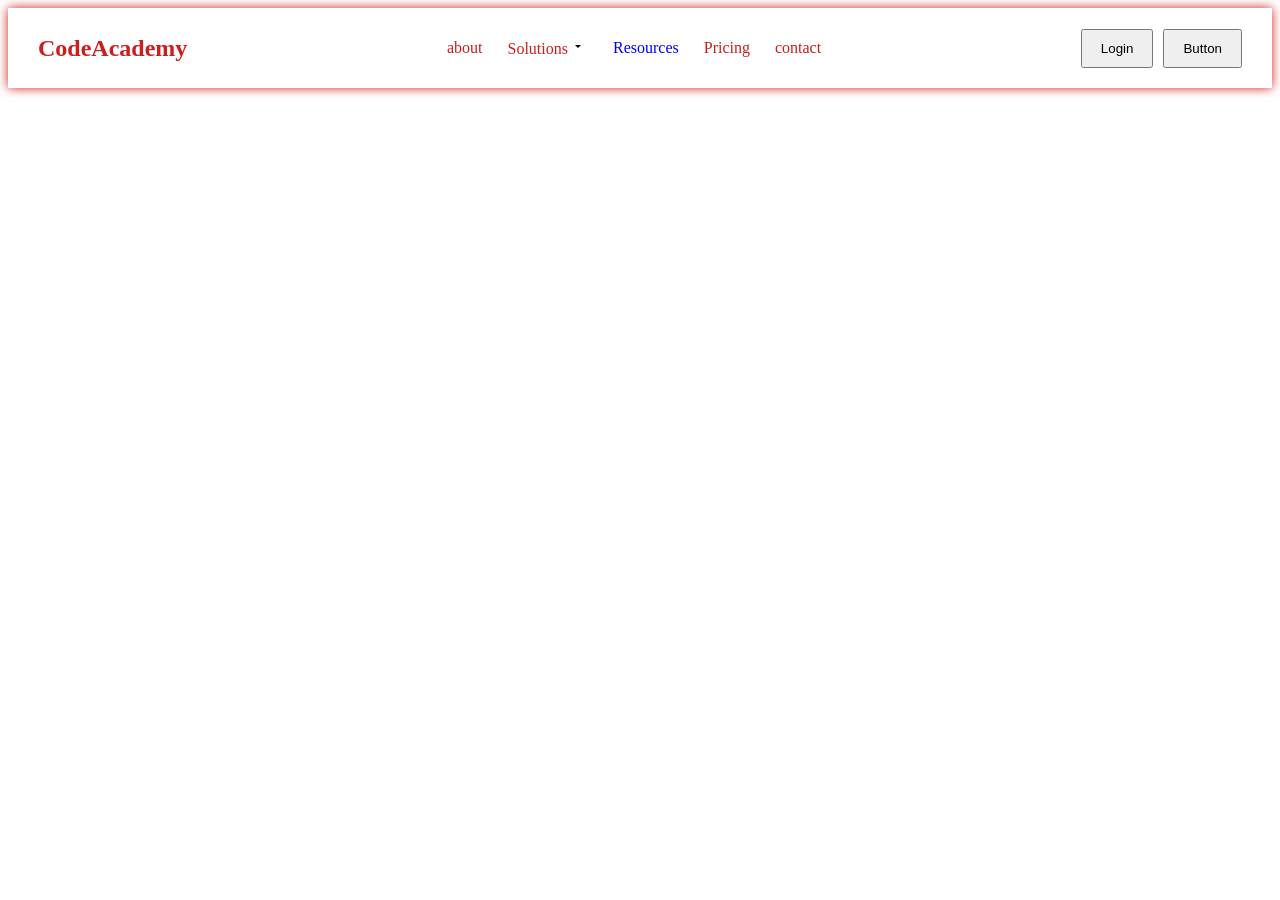
<file: 1.assignment/index.html>
<!DOCTYPE html>
<html lang="en">
<head>
    <meta charset="UTF-8">
    <meta name="viewport" content="width=device-width, initial-scale=1.0">
    <title>Document</title>
    <link rel="stylesheet" href="index.css">
</head>
<body>
    <header class="navbar">
  <div class="logo">
    CodeAcademy</div>

  <ul class="nav-links">
    <li>about</li>
    <li>Solutions<svg class="ss" xmlns="http://www.w3.org/2000/svg" height="15px" viewBox="0 -960 960 960" width="20px" fill="#000000"><path d="M480-384 288-576h384L480-384Z"/></svg> </li>
    <li class="a">Resources</li>
    <li>Pricing</li>
    <li>contact</li>
  </ul>

  <div class="auth-buttons">
    <button>Login</button>
    <button class="p">Button</button>
  </div>
</header>
</body>
</html>
</file>
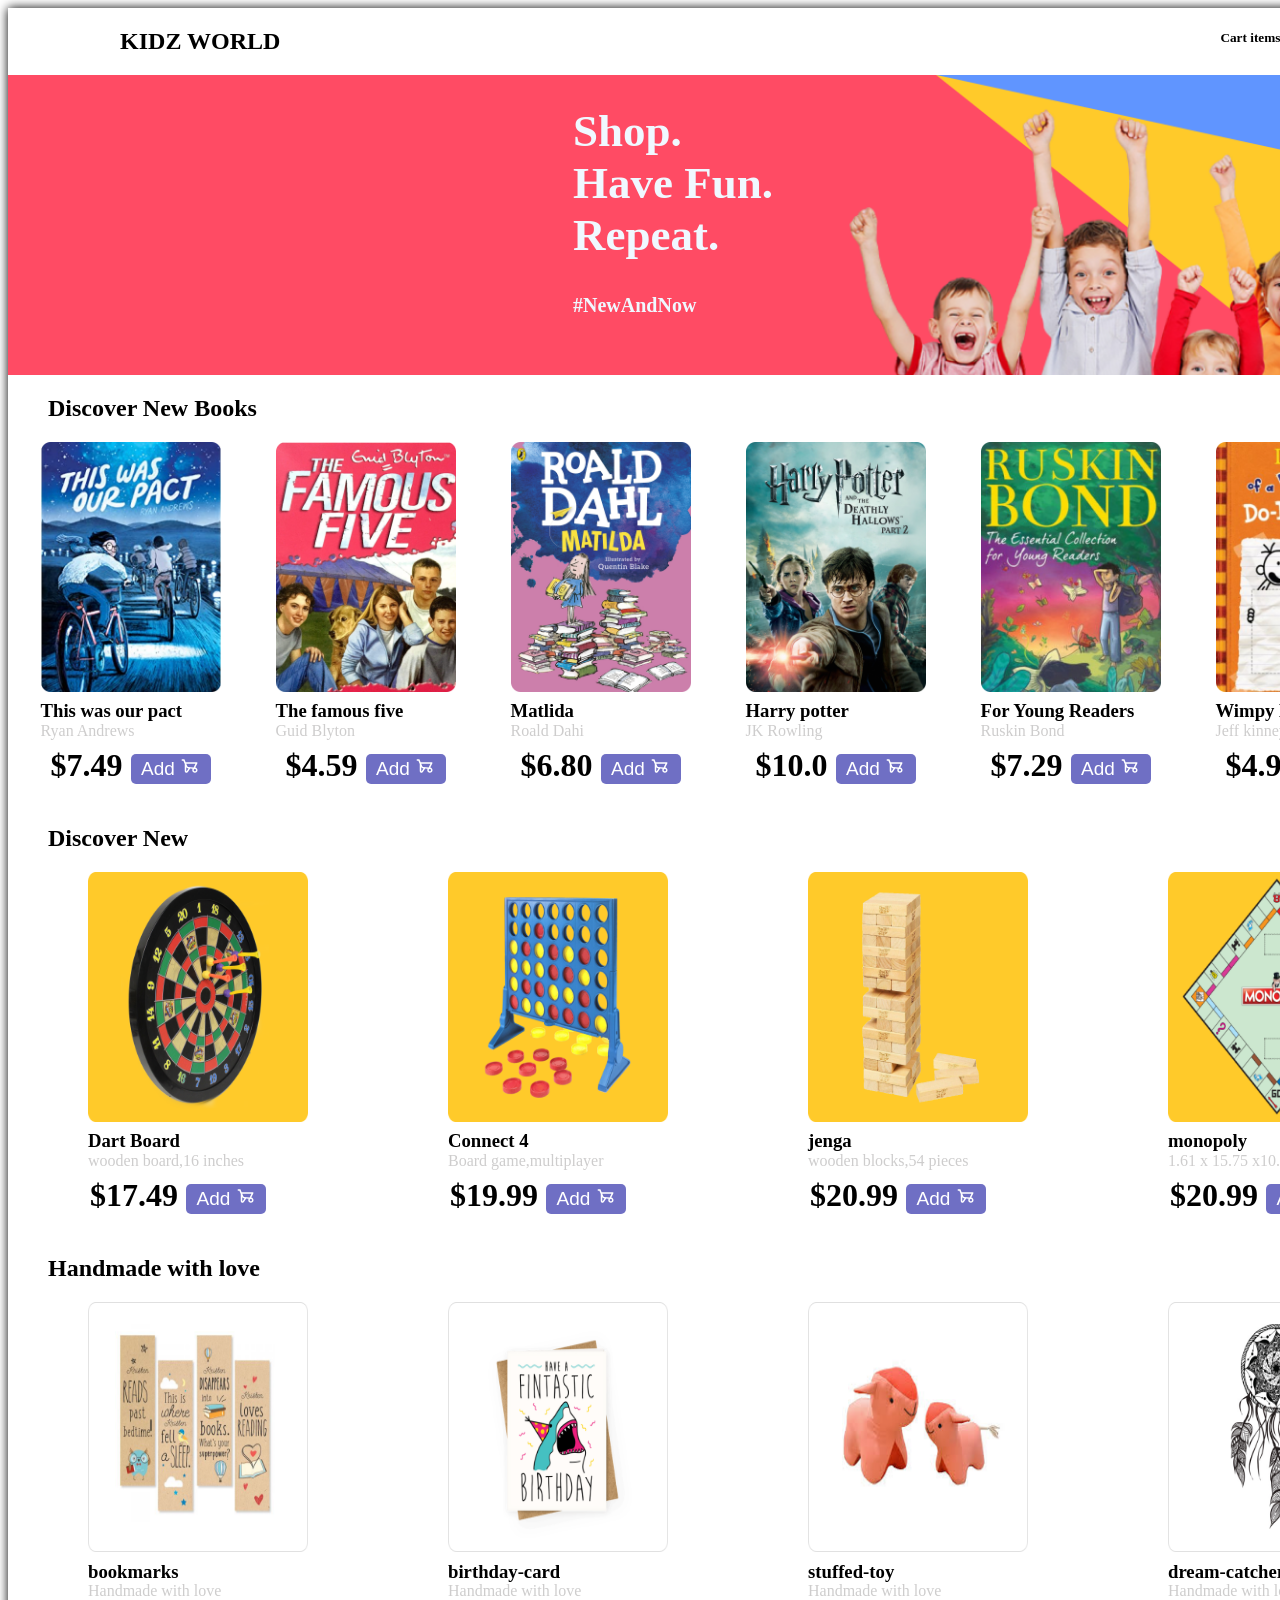
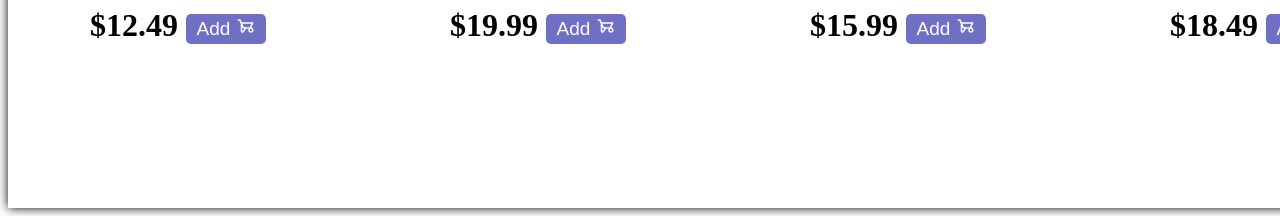
<file: 11.assignment/link.html>
<!DOCTYPE html>
<html lang="en">

<head>
    <meta charset="UTF-8">
    <meta name="viewport" content="width=device-width, initial-scale=1.0">
    <title>Document</title>
    <link rel="stylesheet" href="link.css">
</head>

<body>
    <div class="main">
        <div class="nav">
            <h2 class="h2">KIDZ WORLD</h2>
            <h5 class="h5">Cart items(0)</h5>
        </div>
        <div class="navbar">
            <div class="text">
                <h1 class="h">Shop.<br>Have Fun.<br>Repeat.</h1>
                <h5 class="h5a">#NewAndNow</h5>
            </div>
        
        </div>
        <div class="t">
            <h2 class="l">Discover New Books</h1>
        </div>
        <div class="first">

            <div class="f1">
                <img src="book1.png" width="180px" height="250px">
                <h3>This was our pact</h3>
                <p style="color: #CECDCD;">Ryan Andrews </p>
                <div class="m">
                    <h1 class="left">$7.49 <button>Add <svg xmlns="http://www.w3.org/2000/svg" height="18px"
                                viewBox="0 -960 960 960" width="20px" fill="#FFFFFF">
                                <path
                                    d="M292-120q-38 0-65-27.5T200-213v-371l-73-176H40v-80h141l66 160h591q23 0 35 19t1 39L760-399q51 8 85.5 47t34.5 92q0 58-40.5 99T741-120q-59 0-99.5-41T601-260q0-20 5-37t14-33l-131-12-120 180q-13 20-33.5 31T292-120Zm382-285 99-195H280l50 120q8 20 25.5 33.5T396-431l278 26ZM293-201q2 0 9-5l97-144q-49-5-77-23.5T280-412v200q0 5 4 8t9 3Zm447 1q26 0 43-17.5t17-42.5q0-26-17-43t-43-17q-25 0-42.5 17T680-260q0 25 17.5 42.5T740-200Zm-66-205-278-26 278 26Z" />
                            </svg> </button></h2>
                </div>
            </div>
            <div class="f1">
                <img src="book2.png" width="180px" height="250px">
                <h3>The famous five</h3>
                <p style="color: #CECDCD;">Guid Blyton </p>
                <div class="m">
                    <h1 class="left">$4.59 <button>Add <svg xmlns="http://www.w3.org/2000/svg" height="18px"
                                viewBox="0 -960 960 960" width="20px" fill="#FFFFFF">
                                <path
                                    d="M292-120q-38 0-65-27.5T200-213v-371l-73-176H40v-80h141l66 160h591q23 0 35 19t1 39L760-399q51 8 85.5 47t34.5 92q0 58-40.5 99T741-120q-59 0-99.5-41T601-260q0-20 5-37t14-33l-131-12-120 180q-13 20-33.5 31T292-120Zm382-285 99-195H280l50 120q8 20 25.5 33.5T396-431l278 26ZM293-201q2 0 9-5l97-144q-49-5-77-23.5T280-412v200q0 5 4 8t9 3Zm447 1q26 0 43-17.5t17-42.5q0-26-17-43t-43-17q-25 0-42.5 17T680-260q0 25 17.5 42.5T740-200Zm-66-205-278-26 278 26Z" />
                            </svg> </button></h2>
                </div>
            </div>
            <div class="f1">
                <img src="book3.png" width="180px" height="250px">
                <h3>Matlida</h3>
                <p style="color: #CECDCD;">Roald Dahi </p>
                <div class="m">
                    <h1 class="left">$6.80 <button>Add <svg xmlns="http://www.w3.org/2000/svg" height="18px"
                                viewBox="0 -960 960 960" width="20px" fill="#FFFFFF">
                                <path
                                    d="M292-120q-38 0-65-27.5T200-213v-371l-73-176H40v-80h141l66 160h591q23 0 35 19t1 39L760-399q51 8 85.5 47t34.5 92q0 58-40.5 99T741-120q-59 0-99.5-41T601-260q0-20 5-37t14-33l-131-12-120 180q-13 20-33.5 31T292-120Zm382-285 99-195H280l50 120q8 20 25.5 33.5T396-431l278 26ZM293-201q2 0 9-5l97-144q-49-5-77-23.5T280-412v200q0 5 4 8t9 3Zm447 1q26 0 43-17.5t17-42.5q0-26-17-43t-43-17q-25 0-42.5 17T680-260q0 25 17.5 42.5T740-200Zm-66-205-278-26 278 26Z" />
                            </svg> </button></h2>
                </div>
            </div>

            <div class="f1">
                <img src="book4.png" width="180px" height="250px">
                <h3>Harry potter</h3>
                <p style="color: #CECDCD;">JK Rowling </p>
                <div class="m">
                    <h1 class="left">$10.0 <button>Add <svg xmlns="http://www.w3.org/2000/svg" height="18px"
                                viewBox="0 -960 960 960" width="20px" fill="#FFFFFF">
                                <path
                                    d="M292-120q-38 0-65-27.5T200-213v-371l-73-176H40v-80h141l66 160h591q23 0 35 19t1 39L760-399q51 8 85.5 47t34.5 92q0 58-40.5 99T741-120q-59 0-99.5-41T601-260q0-20 5-37t14-33l-131-12-120 180q-13 20-33.5 31T292-120Zm382-285 99-195H280l50 120q8 20 25.5 33.5T396-431l278 26ZM293-201q2 0 9-5l97-144q-49-5-77-23.5T280-412v200q0 5 4 8t9 3Zm447 1q26 0 43-17.5t17-42.5q0-26-17-43t-43-17q-25 0-42.5 17T680-260q0 25 17.5 42.5T740-200Zm-66-205-278-26 278 26Z" />
                            </svg> </button></h2>
                </div>
            </div>
            <div class="f1">
                <img src="book5.png" width="180px" height="250px">
                <h3>For Young Readers</h3>
                <p style="color: #CECDCD;">Ruskin Bond</p>
                <div class="m">
                    <h1 class="left">$7.29 <button>Add <svg xmlns="http://www.w3.org/2000/svg" height="18px"
                                viewBox="0 -960 960 960" width="20px" fill="#FFFFFF">
                                <path
                                    d="M292-120q-38 0-65-27.5T200-213v-371l-73-176H40v-80h141l66 160h591q23 0 35 19t1 39L760-399q51 8 85.5 47t34.5 92q0 58-40.5 99T741-120q-59 0-99.5-41T601-260q0-20 5-37t14-33l-131-12-120 180q-13 20-33.5 31T292-120Zm382-285 99-195H280l50 120q8 20 25.5 33.5T396-431l278 26ZM293-201q2 0 9-5l97-144q-49-5-77-23.5T280-412v200q0 5 4 8t9 3Zm447 1q26 0 43-17.5t17-42.5q0-26-17-43t-43-17q-25 0-42.5 17T680-260q0 25 17.5 42.5T740-200Zm-66-205-278-26 278 26Z" />
                            </svg> </button></h2>
                </div>
            </div>
            <div class="f1">
                <img src="book6.png" width="180px" height="250px">
                <h3>Wimpy Kid -DIY</h3>
                <p style="color: #CECDCD;">Jeff kinney </p>
                <div class="m">
                    <h1 class="left">$4.99 <button>Add <svg xmlns="http://www.w3.org/2000/svg" height="18px"
                                viewBox="0 -960 960 960" width="20px" fill="#FFFFFF">
                                <path
                                    d="M292-120q-38 0-65-27.5T200-213v-371l-73-176H40v-80h141l66 160h591q23 0 35 19t1 39L760-399q51 8 85.5 47t34.5 92q0 58-40.5 99T741-120q-59 0-99.5-41T601-260q0-20 5-37t14-33l-131-12-120 180q-13 20-33.5 31T292-120Zm382-285 99-195H280l50 120q8 20 25.5 33.5T396-431l278 26ZM293-201q2 0 9-5l97-144q-49-5-77-23.5T280-412v200q0 5 4 8t9 3Zm447 1q26 0 43-17.5t17-42.5q0-26-17-43t-43-17q-25 0-42.5 17T680-260q0 25 17.5 42.5T740-200Zm-66-205-278-26 278 26Z" />
                            </svg> </button></h2>
                </div>
            </div>
        </div>
        <div class="t">
            <h2 class="l">Discover New </h1>
        </div>
        <div class="second">
            <div class="f2">
                <img src="dart-board.png" width="220px" height="250px">
                <h3>Dart Board</h3>
                <p style="color: #CECDCD;">wooden board,16 inches</p>
                <div class="m">
                    <h1 class="left">$17.49 <button>Add <svg xmlns="http://www.w3.org/2000/svg" height="18px"
                                viewBox="0 -960 960 960" width="20px" fill="#FFFFFF">
                                <path
                                    d="M292-120q-38 0-65-27.5T200-213v-371l-73-176H40v-80h141l66 160h591q23 0 35 19t1 39L760-399q51 8 85.5 47t34.5 92q0 58-40.5 99T741-120q-59 0-99.5-41T601-260q0-20 5-37t14-33l-131-12-120 180q-13 20-33.5 31T292-120Zm382-285 99-195H280l50 120q8 20 25.5 33.5T396-431l278 26ZM293-201q2 0 9-5l97-144q-49-5-77-23.5T280-412v200q0 5 4 8t9 3Zm447 1q26 0 43-17.5t17-42.5q0-26-17-43t-43-17q-25 0-42.5 17T680-260q0 25 17.5 42.5T740-200Zm-66-205-278-26 278 26Z" />
                            </svg> </button></h2>
                </div>
            </div>
            <div class="f2">
                <img src="connect-four.png" width="220px" height="250px">
                <h3>Connect 4</h3>
                <p style="color: #CECDCD;">Board game,multiplayer</p>
                <div class="m">
                    <h1 class="left">$19.99 <button>Add <svg xmlns="http://www.w3.org/2000/svg" height="18px"
                                viewBox="0 -960 960 960" width="20px" fill="#FFFFFF">
                                <path d="M292-120q-38 0-65-27.5T200-213v-371l-73-176H40v-80h141l66 160h591q23 0 35 19t1 39L760-399q51 8 85.5 47t34.5 92q0 58-40.5 99T741-120q-59 0-99.5-41T601-260q0-20 5-37t14-33l-131-12-120 180q-13 20-33.5 31T292-120Zm382-285 99-195H280l50 120q8 20 25.5 33.5T396-431l278 26ZM293-201q2 0 9-5l97-144q-49-5-77-23.5T280-412v200q0 5 4 8t9 3Zm447 1q26 0 43-17.5t17-42.5q0-26-17-43t-43-17q-25 0-42.5 17T680-260q0 25 17.5 42.5T740-200Zm-66-205-278-26 
                                    278 26Z" />
                            </svg> </button></h2>
                </div>
            </div>
            <div class="f2">
                <img src="jenga.png" width="220px" height="250px">
                <h3>jenga</h3>
                <p style="color: #CECDCD;">wooden blocks,54 pieces</p>
                <div class="m">
                    <h1 class="left">$20.99 <button>Add <svg xmlns="http://www.w3.org/2000/svg" height="18px"
                                viewBox="0 -960 960 960" width="20px" fill="#FFFFFF">
                                <path
                                    d="M292-120q-38 0-65-27.5T200-213v-371l-73-176H40v-80h141l66 160h591q23 0 35 19t1 39L760-399q51 8 85.5 47t34.5 92q0 58-40.5 99T741-120q-59 0-99.5-41T601-260q0-20 5-37t14-33l-131-12-120 180q-13 20-33.5 31T292-120Zm382-285 99-195H280l50 120q8 20 25.5 33.5T396-431l278 26ZM293-201q2 0 9-5l97-144q-49-5-77-23.5T280-412v200q0 5 4 8t9 3Zm447 1q26 0 43-17.5t17-42.5q0-26-17-43t-43-17q-25 0-42.5 17T680-260q0 25 17.5 42.5T740-200Zm-66-205-278-26 278 26Z" />
                            </svg> </button></h2>
                </div>
            </div>
            <div class="f2">
                <img src="monopoly.png" width="220px" height="250px">
                <h3>monopoly</h3>
                <p style="color: #CECDCD;">1.61 x 15.75 x10.51 inches</p>
                <div class="m">
                    <h1 class="left">$20.99 <button>Add <svg xmlns="http://www.w3.org/2000/svg" height="18px"
                                viewBox="0 -960 960 960" width="20px" fill="#FFFFFF">
                                <path
                                    d="M292-120q-38 0-65-27.5T200-213v-371l-73-176H40v-80h141l66 160h591q23 0 35 19t1 39L760-399q51 8 85.5 47t34.5 92q0 58-40.5 99T741-120q-59 0-99.5-41T601-260q0-20 5-37t14-33l-131-12-120 180q-13 20-33.5 31T292-120Zm382-285 99-195H280l50 120q8 20 25.5 33.5T396-431l278 26ZM293-201q2 0 9-5l97-144q-49-5-77-23.5T280-412v200q0 5 4 8t9 3Zm447 1q26 0 43-17.5t17-42.5q0-26-17-43t-43-17q-25 0-42.5 17T680-260q0 25 17.5 42.5T740-200Zm-66-205-278-26 278 26Z" />
                            </svg> </button></h2>
                </div>
            </div>
        </div>
        <div class="t">
            <h2 class="l">Handmade with love</h1>
        </div>
        <div class="third">
            <div class="f3">
                <img src="bookmarks.png" width="220px" height="250px">
                <h3>bookmarks</h3>
                <p style="color: #CECDCD;">Handmade with love</p>
                <div class="m">
                    <h1 class="left">$12.49 <button>Add <svg xmlns="http://www.w3.org/2000/svg" height="18px"
                                viewBox="0 -960 960 960" width="20px" fill="#FFFFFF">
                                <path d="M292-120q-38 0-65-27.5T200-213v-371l-73-176H40v-80h141l66 160h591q23 0 35 19t1 39L760-399q51 8 85.5 47t34.5 92q0 58-40.5 99T741-120q-59 0-99.5-41T601-260q0-20 5-37t14-33l-131-12-120 180q-13 20-33.5 31T292-120Zm382-285 99-195H280l50 120q8 20 25.5 33.5T396-431l278 26ZM293-201q2 0 9-5l97-144q-49-5-77-23.5T280-412v200q0 5 4 8t9 3Zm447 1q26 0 43-17.5t17-42.5q0-26-17-43t-43-17q-25 0-42.5 17T680-260q0 25 17.5 42.5T740-200Zm-66-205-278-26 
                                    278 26Z" />
                            </svg> </button></h2>
                </div>
            </div>
      
        <div class="f3">
            <img src="birthday-card.png" width="220px" height="250px">
            <h3>birthday-card</h3>
            <p style="color: #CECDCD;">Handmade with love</p>
            <div class="m">
                <h1 class="left">$19.99 <button>Add <svg xmlns="http://www.w3.org/2000/svg" height="18px"
                            viewBox="0 -960 960 960" width="20px" fill="#FFFFFF">
                            <path d="M292-120q-38 0-65-27.5T200-213v-371l-73-176H40v-80h141l66 160h591q23 0 35 19t1 39L760-399q51 8 85.5 47t34.5 92q0 58-40.5 99T741-120q-59 0-99.5-41T601-260q0-20 5-37t14-33l-131-12-120 180q-13 20-33.5 31T292-120Zm382-285 99-195H280l50 120q8 20 25.5 33.5T396-431l278 26ZM293-201q2 0 9-5l97-144q-49-5-77-23.5T280-412v200q0 5 4 8t9 3Zm447 1q26 0 43-17.5t17-42.5q0-26-17-43t-43-17q-25 0-42.5 17T680-260q0 25 17.5 42.5T740-200Zm-66-205-278-26 
                                    278 26Z" />
                        </svg> </button></h2>
            </div>
        </div>
   
    <div class="f3">
        <img src="stuffed-toy.png" width="220px" height="250px">
        <h3>stuffed-toy</h3>
        <p style="color: #CECDCD;">Handmade with love</p>
        <div class="m">
            <h1 class="left">$15.99 <button>Add <svg xmlns="http://www.w3.org/2000/svg" height="18px"
                        viewBox="0 -960 960 960" width="20px" fill="#FFFFFF">
                        <path d="M292-120q-38 0-65-27.5T200-213v-371l-73-176H40v-80h141l66 160h591q23 0 35 19t1 39L760-399q51 8 85.5 47t34.5 92q0 58-40.5 99T741-120q-59 0-99.5-41T601-260q0-20 5-37t14-33l-131-12-120 180q-13 20-33.5 31T292-120Zm382-285 99-195H280l50 120q8 20 25.5 33.5T396-431l278 26ZM293-201q2 0 9-5l97-144q-49-5-77-23.5T280-412v200q0 5 4 8t9 3Zm447 1q26 0 43-17.5t17-42.5q0-26-17-43t-43-17q-25 0-42.5 17T680-260q0 25 17.5 42.5T740-200Zm-66-205-278-26 
                                    278 26Z" />
                    </svg> </button></h2>
        </div>
    </div>

    <div class="f3">
        <img src="dream-catcher.png" width="220px" height="250px">
        <h3>dream-catcher</h3>
        <p style="color: #CECDCD;">Handmade with love</p>
        <div class="m">
            <h1 class="left">$18.49 <button>Add <svg xmlns="http://www.w3.org/2000/svg" height="18px"
                        viewBox="0 -960 960 960" width="20px" fill="#FFFFFF">
                        <path d="M292-120q-38 0-65-27.5T200-213v-371l-73-176H40v-80h141l66 160h591q23 0 35 19t1 39L760-399q51 8 85.5 47t34.5 92q0 58-40.5 99T741-120q-59 0-99.5-41T601-260q0-20 5-37t14-33l-131-12-120 180q-13 20-33.5 31T292-120Zm382-285 99-195H280l50 120q8 20 25.5 33.5T396-431l278 26ZM293-201q2 0 9-5l97-144q-49-5-77-23.5T280-412v200q0 5 4 8t9 3Zm447 1q26 0 43-17.5t17-42.5q0-26-17-43t-43-17q-25 0-42.5 17T680-260q0 25 17.5 42.5T740-200Zm-66-205-278-26 
                                    278 26Z" />
                    </svg> </button></h2>
        </div>
        </div>
    </div>
    </div>

    </div>
</body>

</html>
</file>
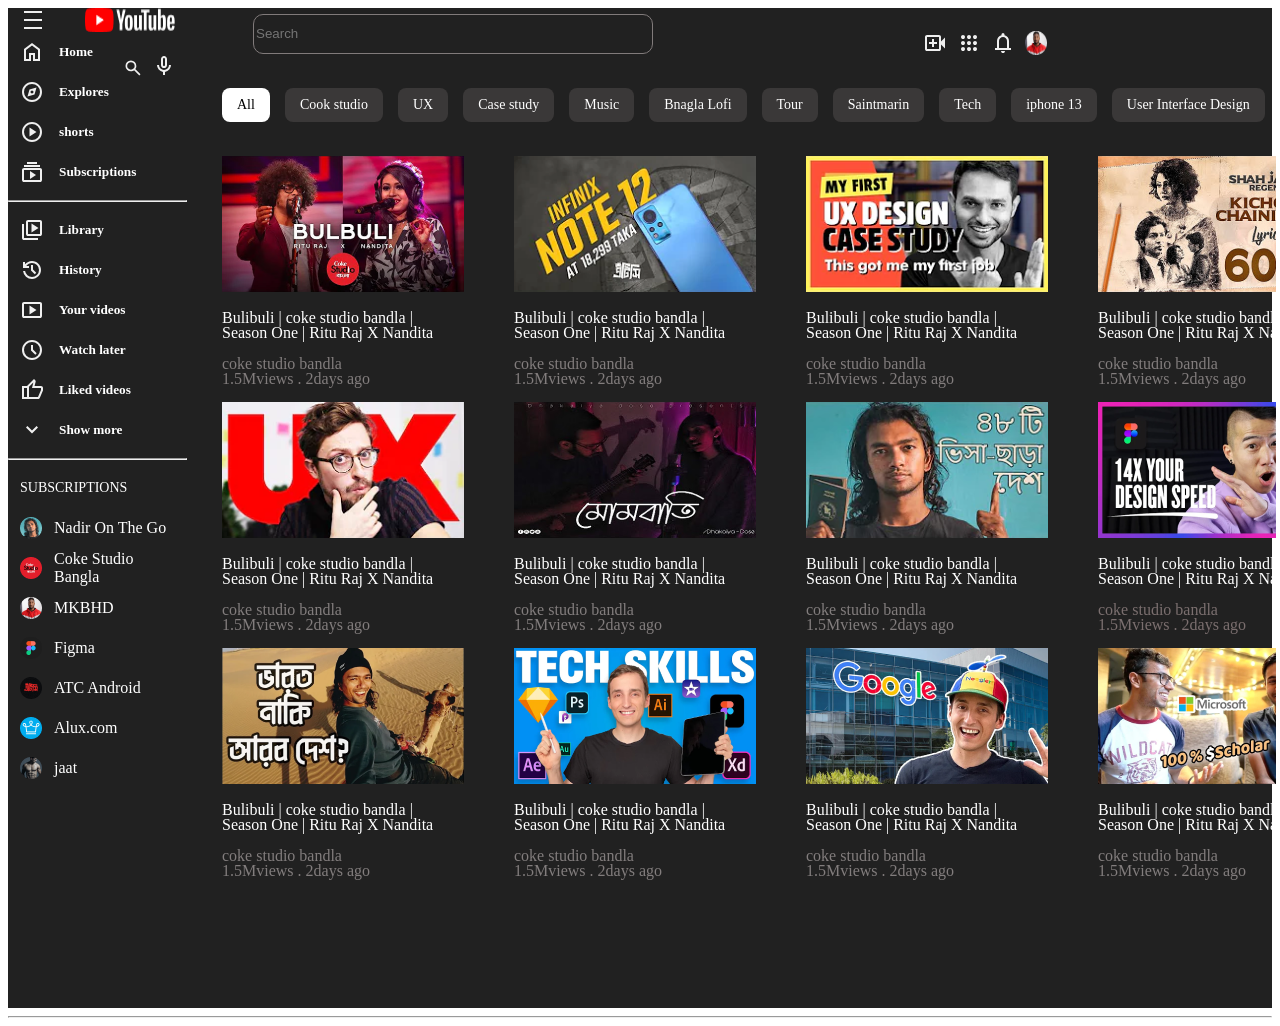
<file: 12.assignment/youtube.html>
<!DOCTYPE html>
<html lang="en">

<head>
    <meta charset="UTF-8">
    <meta name="viewport" content="width=device-width, initial-scale=1.0">
    <title>Document</title>
    <link rel="stylesheet" href="youtube.css">
</head>

<body>
    <div class="main">
        <div class="left">
            <div class="history1">
                <svg xmlns="http://www.w3.org/2000/svg" height="24px" viewBox="0 -960 960 960" width="24px"
                    fill="#EFEFEF">
                    <path d="M120-120v-80h720v80H120Zm0-320v-80h720v80H120Zm0-320v-80h720v80H120Z" />
                </svg>
                <img src="Youtube logo.png">
            </div>
            <div class="left1">
                <div class="Home">
                    <h5>
                        <svg xmlns="http://www.w3.org/2000/svg" height="24px" viewBox="0 -960 960 960" width="24px"
                            fill="#EFEFEF">
                            <path
                                d="M240-200h120v-240h240v240h120v-360L480-740 240-560v360Zm-80 80v-480l320-240 320 240v480H520v-240h-80v240H160Zm320-350Z" />
                        </svg>Home
                    </h5>
                </div>
                <div class="Home">
                    <h5>
                        <svg xmlns="http://www.w3.org/2000/svg" height="24px" viewBox="0 -960 960 960" width="24px"
                            fill="#EFEFEF">
                            <path
                                d="m300-300 280-80 80-280-280 80-80 280Zm180-120q-25 0-42.5-17.5T420-480q0-25 17.5-42.5T480-540q25 0 42.5 17.5T540-480q0 25-17.5 42.5T480-420Zm0 340q-83 0-156-31.5T197-197q-54-54-85.5-127T80-480q0-83 31.5-156T197-763q54-54 127-85.5T480-880q83 0 156 31.5T763-763q54 54 85.5 127T880-480q0 83-31.5 156T763-197q-54 54-127 85.5T480-80Zm0-80q133 0 226.5-93.5T800-480q0-133-93.5-226.5T480-800q-133 0-226.5 93.5T160-480q0 133 93.5 226.5T480-160Zm0-320Z" />
                        </svg>
                        Explores
                    </h5>
                </div>
                <div class="Home">
                    <h5> <svg xmlns="http://www.w3.org/2000/svg" height="24px" viewBox="0 -960 960 960" width="24px"
                            fill="#EFEFEF">
                            <path
                                d="m380-300 280-180-280-180v360ZM480-80q-83 0-156-31.5T197-197q-54-54-85.5-127T80-480q0-83 31.5-156T197-763q54-54 127-85.5T480-880q83 0 156 31.5T763-763q54 54 85.5 127T880-480q0 83-31.5 156T763-197q-54 54-127 85.5T480-80Zm0-80q134 0 227-93t93-227q0-134-93-227t-227-93q-134 0-227 93t-93 227q0 134 93 227t227 93Zm0-320Z" />
                        </svg> shorts</h5>
                </div>
                <div class="Home">
                    <h5> <svg xmlns="http://www.w3.org/2000/svg" height="24px" viewBox="0 -960 960 960" width="24px"
                            fill="#EFEFEF">
                            <path
                                d="M160-80q-33 0-56.5-23.5T80-160v-400q0-33 23.5-56.5T160-640h640q33 0 56.5 23.5T880-560v400q0 33-23.5 56.5T800-80H160Zm0-80h640v-400H160v400Zm240-40 240-160-240-160v320ZM160-680v-80h640v80H160Zm120-120v-80h400v80H280ZM160-160v-400 400Z" />
                        </svg> Subscriptions</h5>
                </div>
            </div>
            <hr>
            <div class="left2">
                <div class="Home">
                    <h5> <svg xmlns="http://www.w3.org/2000/svg" height="24px" viewBox="0 -960 960 960" width="24px"
                            fill="#EFEFEF">
                            <path
                                d="m460-380 280-180-280-180v360ZM320-240q-33 0-56.5-23.5T240-320v-480q0-33 23.5-56.5T320-880h480q33 0 56.5 23.5T880-800v480q0 33-23.5 56.5T800-240H320Zm0-80h480v-480H320v480ZM160-80q-33 0-56.5-23.5T80-160v-560h80v560h560v80H160Zm160-720v480-480Z" />
                        </svg> Library</h5>
                </div>
                <div class="Home">
                    <h5><svg xmlns="http://www.w3.org/2000/svg" height="24px" viewBox="0 -960 960 960" width="24px"
                            fill="#EFEFEF">
                            <path
                                d="M480-120q-138 0-240.5-91.5T122-440h82q14 104 92.5 172T480-200q117 0 198.5-81.5T760-480q0-117-81.5-198.5T480-760q-69 0-129 32t-101 88h110v80H120v-240h80v94q51-64 124.5-99T480-840q75 0 140.5 28.5t114 77q48.5 48.5 77 114T840-480q0 75-28.5 140.5t-77 114q-48.5 48.5-114 77T480-120Zm112-192L440-464v-216h80v184l128 128-56 56Z" />
                        </svg> History</h5>
                </div>
                <div class="Home">
                    <h5><svg xmlns="http://www.w3.org/2000/svg" height="24px" viewBox="0 -960 960 960" width="24px"
                            fill="#EFEFEF">
                            <path
                                d="m380-300 280-180-280-180v360ZM160-160q-33 0-56.5-23.5T80-240v-480q0-33 23.5-56.5T160-800h640q33 0 56.5 23.5T880-720v480q0 33-23.5 56.5T800-160H160Zm0-80h640v-480H160v480Zm0 0v-480 480Z" />
                        </svg> Your videos</h5>
                </div>
                <div class="Home">
                    <h5> <svg xmlns="http://www.w3.org/2000/svg" height="24px" viewBox="0 -960 960 960" width="24px"
                            fill="#EFEFEF">
                            <path
                                d="m612-292 56-56-148-148v-184h-80v216l172 172ZM480-80q-83 0-156-31.5T197-197q-54-54-85.5-127T80-480q0-83 31.5-156T197-763q54-54 127-85.5T480-880q83 0 156 31.5T763-763q54 54 85.5 127T880-480q0 83-31.5 156T763-197q-54 54-127 85.5T480-80Zm0-400Zm0 320q133 0 226.5-93.5T800-480q0-133-93.5-226.5T480-800q-133 0-226.5 93.5T160-480q0 133 93.5 226.5T480-160Z" />
                        </svg>Watch later</h5>
                </div>
                <div class="Home">
                    <h5> <svg xmlns="http://www.w3.org/2000/svg" height="24px" viewBox="0 -960 960 960" width="24px"
                            fill="#EFEFEF">
                            <path
                                d="M720-120H280v-520l280-280 50 50q7 7 11.5 19t4.5 23v14l-44 174h258q32 0 56 24t24 56v80q0 7-2 15t-4 15L794-168q-9 20-30 34t-44 14Zm-360-80h360l120-280v-80H480l54-220-174 174v406Zm0-406v406-406Zm-80-34v80H160v360h120v80H80v-520h200Z" />
                        </svg>Liked videos</h5>
                </div>
                <div class="Home">
                    <h5> <svg xmlns="http://www.w3.org/2000/svg" height="24px" viewBox="0 -960 960 960" width="24px"
                            fill="#EFEFEF">
                            <path d="M480-344 240-584l56-56 184 184 184-184 56 56-240 240Z" />
                        </svg>Show more</h5>
                </div>
            </div>
            <hr>
            <div class="left3">
                <p style="color: white;">SUBSCRIPTIONS</p>
                <div class="Home">
                    <img src="Ellipse 1.png">
                    <p class="p">Nadir On The Go</p>
                </div>
                <div class="Home">
                    <img src="Ellipse 1 (1).png">
                    <p class="p">Coke Studio Bangla</p>
                </div>
                <div class="Home">
                    <img src="Ellipse 1 (2).png">
                    <p class="p">MKBHD</p>
                </div>
                <div class="Home">
                    <img src="Ellipse 1 (3).png">
                    <p class="p">Figma</p>
                </div>
                <div class="Home">
                    <img src="Ellipse 1 (4).png">
                    <p class="p">ATC Android </p>
                </div>
                <div class="Home">
                    <img src="Ellipse 1 (5).png">
                    <p class="p">Alux.com</p>
                </div>
                <div class="Home">
                    <img src="Ellipse 1 (6).png">
                    <p class="p">jaat</p>
                </div>
            </div>
              </div>

        </div>
        <div class="uper">
            <div class="f1">
                <input class="search" type="search" placeholder="Search " >
                <svg class="aas" xmlns="http://www.w3.org/2000/svg" height="20px" viewBox="0 -960 960 960" width="30px"
                    fill="#EFEFEF">
                    <path
                        d="M784-120 532-372q-30 24-69 38t-83 14q-109 0-184.5-75.5T120-580q0-109 75.5-184.5T380-840q109 0 184.5 75.5T640-580q0 44-14 83t-38 69l252 252-56 56ZM380-400q75 0 127.5-52.5T560-580q0-75-52.5-127.5T380-760q-75 0-127.5 52.5T200-580q0 75 52.5 127.5T380-400Z" />
                </svg>
                <svg class="aa" xmlns="http://www.w3.org/2000/svg" height="24px" viewBox="0 -960 960 960" width="24px"
                    fill="#EFEFEF">
                    <path
                        d="M395-435q-35-35-35-85v-240q0-50 35-85t85-35q50 0 85 35t35 85v240q0 50-35 85t-85 35q-50 0-85-35Zm85-205Zm-40 520v-123q-104-14-172-93t-68-184h80q0 83 58.5 141.5T480-320q83 0 141.5-58.5T680-520h80q0 105-68 184t-172 93v123h-80Zm68.5-371.5Q520-503 520-520v-240q0-17-11.5-28.5T480-800q-17 0-28.5 11.5T440-760v240q0 17 11.5 28.5T480-480q17 0 28.5-11.5Z" />
                </svg>
            </div>
            <div class="f2">
                <svg xmlns="http://www.w3.org/2000/svg" height="24px" viewBox="0 -960 960 960" width="24px"
                    fill="#EFEFEF">
                    <path
                        d="M360-320h80v-120h120v-80H440v-120h-80v120H240v80h120v120ZM160-160q-33 0-56.5-23.5T80-240v-480q0-33 23.5-56.5T160-800h480q33 0 56.5 23.5T720-720v180l160-160v440L720-420v180q0 33-23.5 56.5T640-160H160Zm0-80h480v-480H160v480Zm0 0v-480 480Z" />
                </svg>

                <svg xmlns="http://www.w3.org/2000/svg" height="24px" viewBox="0 -960 960 960" width="24px"
                    fill="#EFEFEF">
                    <path
                        d="M183.5-183.5Q160-207 160-240t23.5-56.5Q207-320 240-320t56.5 23.5Q320-273 320-240t-23.5 56.5Q273-160 240-160t-56.5-23.5Zm240 0Q400-207 400-240t23.5-56.5Q447-320 480-320t56.5 23.5Q560-273 560-240t-23.5 56.5Q513-160 480-160t-56.5-23.5Zm240 0Q640-207 640-240t23.5-56.5Q687-320 720-320t56.5 23.5Q800-273 800-240t-23.5 56.5Q753-160 720-160t-56.5-23.5Zm-480-240Q160-447 160-480t23.5-56.5Q207-560 240-560t56.5 23.5Q320-513 320-480t-23.5 56.5Q273-400 240-400t-56.5-23.5Zm240 0Q400-447 400-480t23.5-56.5Q447-560 480-560t56.5 23.5Q560-513 560-480t-23.5 56.5Q513-400 480-400t-56.5-23.5Zm240 0Q640-447 640-480t23.5-56.5Q687-560 720-560t56.5 23.5Q800-513 800-480t-23.5 56.5Q753-400 720-400t-56.5-23.5Zm-480-240Q160-687 160-720t23.5-56.5Q207-800 240-800t56.5 23.5Q320-753 320-720t-23.5 56.5Q273-640 240-640t-56.5-23.5Zm240 0Q400-687 400-720t23.5-56.5Q447-800 480-800t56.5 23.5Q560-753 560-720t-23.5 56.5Q513-640 480-640t-56.5-23.5Zm240 0Q640-687 640-720t23.5-56.5Q687-800 720-800t56.5 23.5Q800-753 800-720t-23.5 56.5Q753-640 720-640t-56.5-23.5Z" />
                </svg>

                <svg xmlns="http://www.w3.org/2000/svg" height="24px" viewBox="0 -960 960 960" width="24px"
                    fill="#EFEFEF">
                    <path
                        d="M160-200v-80h80v-280q0-83 50-147.5T420-792v-28q0-25 17.5-42.5T480-880q25 0 42.5 17.5T540-820v28q80 20 130 84.5T720-560v280h80v80H160Zm320-300Zm0 420q-33 0-56.5-23.5T400-160h160q0 33-23.5 56.5T480-80ZM320-280h320v-280q0-66-47-113t-113-47q-66 0-113 47t-47 113v280Z" />
                </svg>
                <img src="Ellipse 1 (2).png">
            </div>
            <hr>
      </div>
      <div class="upper">
        <div class="as">All</div>
        <div class="btn">Cook studio</div>
        <div class="btn">UX</div>
        <div class="btn">Case study</div>
        <div class="btn">Music</div>
        <div class="btn">Bnagla Lofi</div>
        <div class="btn">Tour</div>
        <div class="btn">Saintmarin</div>
        <div class="btn">Tech</div>
        <div class="btn">iphone 13</div>
        <div class="btn">User Interface Design</div>
        <div class="btn">Computer</div>
       
      </div>
      <hr>
      <div class="video">
        <div class="ff1">
            <div><img src="Thumbnail-8.png"> <p>Bulibuli | coke studio bandla | <br> Season One | Ritu Raj X Nandita</p><p class="pp"style="color: rgb(130, 125, 125);">coke studio bandla <br>1.5Mviews . 2days ago</p></div>
            <div><img src="Thumbnail-9.png"><p>Bulibuli | coke studio bandla | <br> Season One | Ritu Raj X Nandita</p><p class="pp"style="color: rgb(130, 125, 125);">coke studio bandla <br>1.5Mviews . 2days ago</p></div>
            <div> <img src="Thumbnail-10.png"><p>Bulibuli | coke studio bandla | <br> Season One | Ritu Raj X Nandita</p><p class="pp"style="color: rgb(130, 125, 125);">coke studio bandla <br>1.5Mviews . 2days ago</p></div>
            <div><img src="Thumbnail-11.png"><p>Bulibuli | coke studio bandla | <br> Season One | Ritu Raj X Nandita</p><p class="pp" style="color: rgb(130, 125, 125);">coke studio bandla <br>1.5Mviews . 2days ago</p></div>
        </div>
          <div class="ff1">
            <div><img src="Thumbnail-4.png"> <p>Bulibuli | coke studio bandla | <br> Season One | Ritu Raj X Nandita</p><p class="pp"style="color: rgb(130, 125, 125);">coke studio bandla <br>1.5Mviews . 2days ago</p></div>
            <div><img src="Thumbnail-5.png"><p>Bulibuli | coke studio bandla | <br> Season One | Ritu Raj X Nandita</p><p class="pp"style="color: rgb(130, 125, 125);">coke studio bandla <br>1.5Mviews . 2days ago</p></div>
            <div> <img src="Thumbnail-6.png"><p>Bulibuli | coke studio bandla | <br> Season One | Ritu Raj X Nandita</p><p class="pp"style="color: rgb(130, 125, 125);">coke studio bandla <br>1.5Mviews . 2days ago</p></div>
            <div><img src="Thumbnail-7.png"><p>Bulibuli | coke studio bandla | <br> Season One | Ritu Raj X Nandita</p><p class="pp" style="color: rgb(123, 111, 111);">coke studio bandla <br>1.5Mviews . 2days ago</p></div>
        </div>
         <div class="ff1">
            <div><img src="Thumbnail.png"> <p>Bulibuli | coke studio bandla | <br> Season One | Ritu Raj X Nandita</p><p class="pp"style="color: rgb(130, 125, 125);">coke studio bandla <br>1.5Mviews . 2days ago</p></div>
            <div><img src="Thumbnail-1.png"><p>Bulibuli | coke studio bandla | <br> Season One | Ritu Raj X Nandita</p><p class="pp"style="color: rgb(130, 125, 125);">coke studio bandla <br>1.5Mviews . 2days ago</p></div>
            <div> <img src="Thumbnail-2.png"><p>Bulibuli | coke studio bandla | <br> Season One | Ritu Raj X Nandita</p><p class="pp"style="color: rgb(130, 125, 125);">coke studio bandla <br>1.5Mviews . 2days ago</p></div>
            <div><img src="Thumbnail-3.png"><p>Bulibuli | coke studio bandla | <br> Season One | Ritu Raj X Nandita</p><p class="pp" style="color: rgb(130, 125, 125);">coke studio bandla <br>1.5Mviews . 2days ago</p></div>
        </div>
      </div>
    </div>
</body>

</html>
</file>
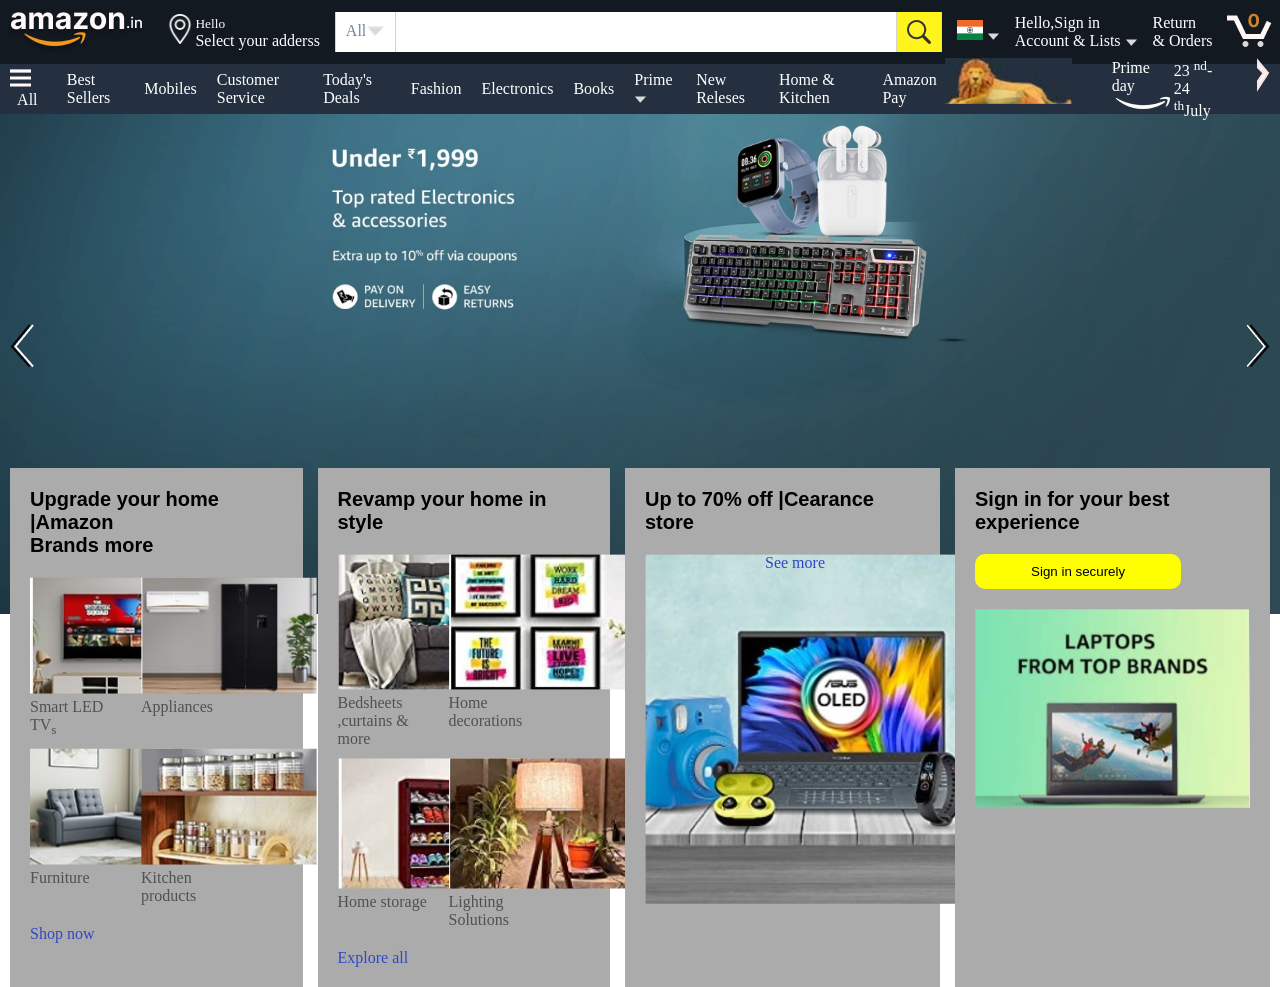
<file: 13.assignment/amazon.html>
<!DOCTYPE html>
<html lang="en">

<head>
    <meta charset="UTF-8">
    <meta name="viewport" content="width=device-width, initial-scale=1.0">
    <title>Document</title>
    <link rel="stylesheet" href="amazon.css">
</head>

<body>
    <div class="amazonmain">
        <header>
            <div class="headersection">
                <div class="logo">
                    <img src="logo (1).png" alt="">

                </div>
                <div class="headerlocation">
                    <img src="location (1).png" style="height: 30px;" alt="">
                    <p style="color: white;"><small>Hello</small> <br>Select your adderss</p>
                </div>
                <div class="inputbar">
                    <div class="inputleft">
                        <p style="color: lightslategrey;">All</p>
                        <img src="down arrow (1).png" alt="" style="height: 10px;">
                    </div>
                    <input type="search" name="search" id="search">
                    <div class="inputright">
                        <img src="search icon (1).png" alt="">

                    </div>
                </div>
                <div class="indiaflag">
                    <img src="indian flag.png" alt="">
                    <img src="down arrow (1).png" alt="">
                </div>
                <div class="signabr">
                    <p>Hello,Sign in <br>Account & Lists <img src="down arrow (1).png" alt=""></p>
                </div>
                <div class="orderbar">
                    <p>Return <br>& Orders</p>
                </div>
                <div class="cart"><img src="cart icon (1).png" alt=""></div>
            </div>
            <nav>
                <div class="navlinks">
                    <ul>
                        <li class="links"><a href=""><img src="ham burger icon (1).png" alt="">&nbsp;&nbsp;All</a>
                        </li>
                        <li class="links"><a href="">Best Sellers</a></li>
                        <li class="links"><a href="">Mobiles</a></li>
                        <li class="links"><a href="">Customer Service</a></li>
                        <li class="links"><a href="">Today's Deals</a></li>
                        <li class="links"><a href="">Fashion</a></li>
                        <li class="links"><a href="">Electronics</a></li>
                        <li class="links"><a href="">Books</a></li>
                        <li class="links"><a href="">Prime <img src="down arrow (1).png" alt=""></a></li>
                        <li class="links"><a href="">New Releses</a></li>
                        <li class="links"><a href="">Home & Kitchen</a></li>
                        <li class="links"><a href="">Amazon Pay</a></li>
                    </ul>
                </div>
                <div class="hotbar">
                    <div class="lion">
                        <img src="lion (1).png" alt="">
                    </div>
                    <div class="hotbardetail">
                        <div>
                            <p>Prime day</p>
                            <img src="amazon design (1).png" alt="">
                        </div>
                        <p>23 <sup>nd</sup>-24 <sup>th</sup>July</p>
                    </div>
                    <div class="tophotright">
                        <img src="top bar right (1).png" alt="">
                    </div>
                </div>
            </nav>

        </header>

        <main>
            <div class="scrole">
                <img src="left arrow.png" alt="">
                <img src="right arrow (1).png" alt="">
            </div>
            <div class="cardsmain">
                <div class="cards">
                    <div class="cardheading">
                        <p>Upgrade your home |Amazon <br>Brands more</p>
                    </div>
                    <div class="carditems">
                        <div class="items">
                            <img src="image 17 (1).png" alt="">
                            <p>Smart LED TV<sub>s</sub></p>
                        </div>
                        <div class="items"><img src="image 18 (1).png" alt="">
                            <p>Appliances</p>
                        </div>
                        <div class="items"><img src="image 20.png" alt="">
                            <p>Furniture</p>
                        </div>
                        <div class="items"><img src="image 19.png" alt="">
                            <p>Kitchen products</p>
                        </div>
                    </div>
                    <div class="cardfooteer">
                        <p>Shop now</p>
                    </div>
                </div>

                <div class="cards">
                    <div class="cardheading">
                        <p>Revamp your home in style</p>
                    </div>
                    <div class="carditems">
                        <div class="items">
                            <img src="image 25.png" alt="">
                            <p>Bedsheets ,curtains & <br> more</p>
                        </div>
                        <div class="items"><img src="image 24.png" alt="">
                            <p>Home decorations</p>
                        </div>
                        <div class="items"><img src="image 22.png" alt="">
                            <p>Home storage</p>
                        </div>
                        <div class="items"><img src="image 21.png" alt="">
                            <p>Lighting Solutions</p>
                        </div>
                    </div>
                    <div class="cardfooteer">
                        <p>Explore all</p>
                    </div>
                </div>
                <div class="cards">
                    <div class="cardheading">
                        <p>Up to 70% off |Cearance store</p>
                    </div>
                    <div class="carditems">
                        <div class="items">
                            <img src="image 26.png" alt="">

                        </div>
                        <div class="cardfooteer">
                            <p>See more</p>
                        </div>
                    </div>
                </div>
                <div class="cards">
                    <div class="cardheading">
                        <p>Sign in for your best experience</p>
                    </div>
                    <button class="cardbtn">Sign in securely</button>
                    <img src="image 28.png" alt="">

                </div>


            </div>

        </main>

    </div>
</body>

</html>
</file>
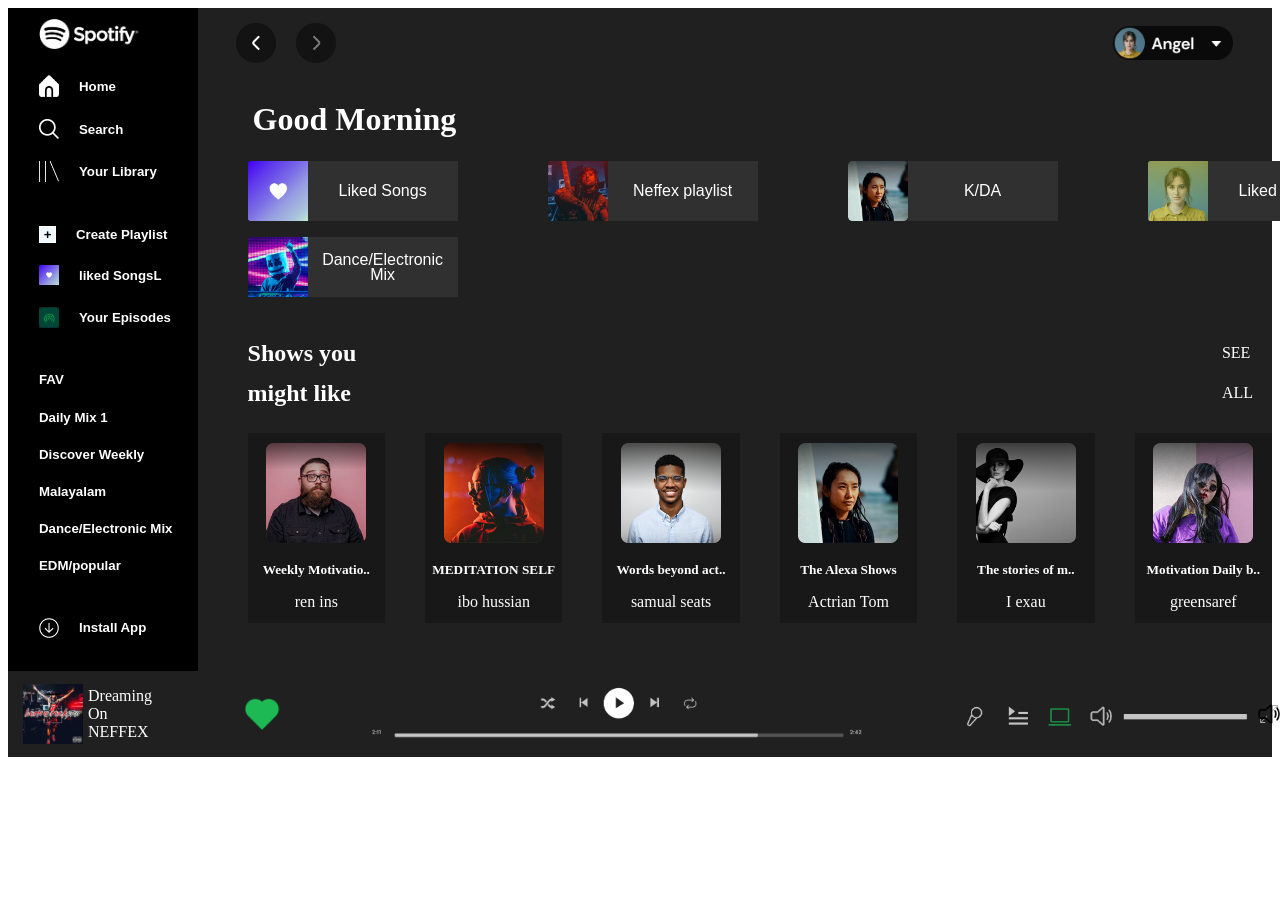
<file: 14.assignment/spotify.html>
<!DOCTYPE html>
<html lang="en">

<head>
  <meta charset="UTF-8">
  <meta name="viewport" content="width=device-width, initial-scale=1.0">
  <title>Document</title>
  <link rel="stylesheet" href="spotify.css">
</head>

<body>
  <div class="main">
    <div class="left">
      <div class="logo">
        <img src="Spotify logo.png" width="100px">
      </div>
      <div class="l1">
        <h5 class="h5"><img src="Home.png" width="20px">Home</h5>
        <h5 class="h5"><img src="Search.png" width="20px">Search</h5>
        <h5 class="h5"><img src="Your library.png" width="20px">Your Library</h5>
      </div>
      <div class="l2">
        <h5 class="h51">
          <div class="plus">+</div>Create Playlist
        </h5>
        <h5 class="h5"><img src="Liked.png" width="20px">liked SongsL</h5>
        <h5 class="h5"><img src="your episodes.png" width="20px">Your Episodes</h5>
      </div>
      <div class="l6">
        <h5 class="h5">FAV</h5>
        <h5 class="h5">Daily Mix 1</h5>
        <h5 class="h5">Discover Weekly</h5>
        <h5 class="h5">Malayalam</h5>
        <h5 class="h5">Dance/Electronic Mix</h5>
        <h5 class="h5">EDM/popular</h5>
      </div>
      <div class="l4">
        <h5 class="h5"><img src="grommet-icons_install-option.png" width="20px">Install App</h5>
      </div>
    </div>
    <div class="right">
      <div class="upper">
        <img src="top arrow navigation.png" width="100px">
        <img src="User.png" width="120px">
      </div>
      <div class="midd">
        <h1 style="color: white;">Good Morning</h1>
      </div>
      <div class="middle">
        <div calss="f1">
          <img src="Liked.png" width="60px" height="60px">
          <p class="p">Liked Songs</p>
        </div>
        <div class="f2">
          <img src="image4.png" width="60px" height="60px">
          <p class="p">Neffex playlist</p>
        </div>
        <div class="f3">
          <img src="image6.png" width="60px" height="60px">
          <p class="p">K/DA</p>
        </div>
        <div class="f4">
          <img src="image1.png" width="60px" height="60px">
          <p class="p">Liked Songs</p><br>
        </div>
      </div>
      <div class="ak">
          <div class="f5">
          <img src="image2.png" width="60px" height="60px">
          <p class="p5">Dance/Electronic Mix</p>
        </div>
      </div>
    
      <div class="middle1">
        <h2 style="color: white;">Shows you might like</h2>
        <p style="color: white;">SEE ALL</p>
      </div>
      <div class="img">
        <div class="img1">
          <img src="image9.png" width="100px">
          <h5>Weekly Motivatio..</h5>
          <p>ren ins</p>
        </div>
        <div class="img1">
          <img src="image8.png" width="100px">
          <h5>MEDITATION SELF</h5>
          <p>ibo hussian</p>
        </div>
        <div class="img1">
          <img src="image7.png" width="100px">
          <h5>Words beyond act..</h5>
          <p>samual seats</p>
        </div>
        <div class="img1">
          <img src="image6.png" width="100px">
          <h5>The Alexa Shows</h5>
          <p>Actrian Tom</p>
        </div>
        <div class="img1">
          <img src="image5.png" width="100px">
          <h5>The stories of m..</h5>
          <p>I exau</p>
        </div>
        <div class="img1">
          <img src="image10.png" width="100px">
          <h5>Motivation Daily b..</h5>
          <p>greensaref</p>
        </div>
      </div>
    </div>
  </div>
    <div class="lower">
      <div class="lw1">
    <img src="image11 (1).png" width="60px">
    <p style="color: white;">Dreaming On<br>NEFFEX</p>
    </div>
    <img src="bx_bxs-heart.png" width="40px">
    <img src="Music Player Options.png" width="500px">
    <img src="Right options.png" width="320px">
  </div>
</body>

</html>
</file>
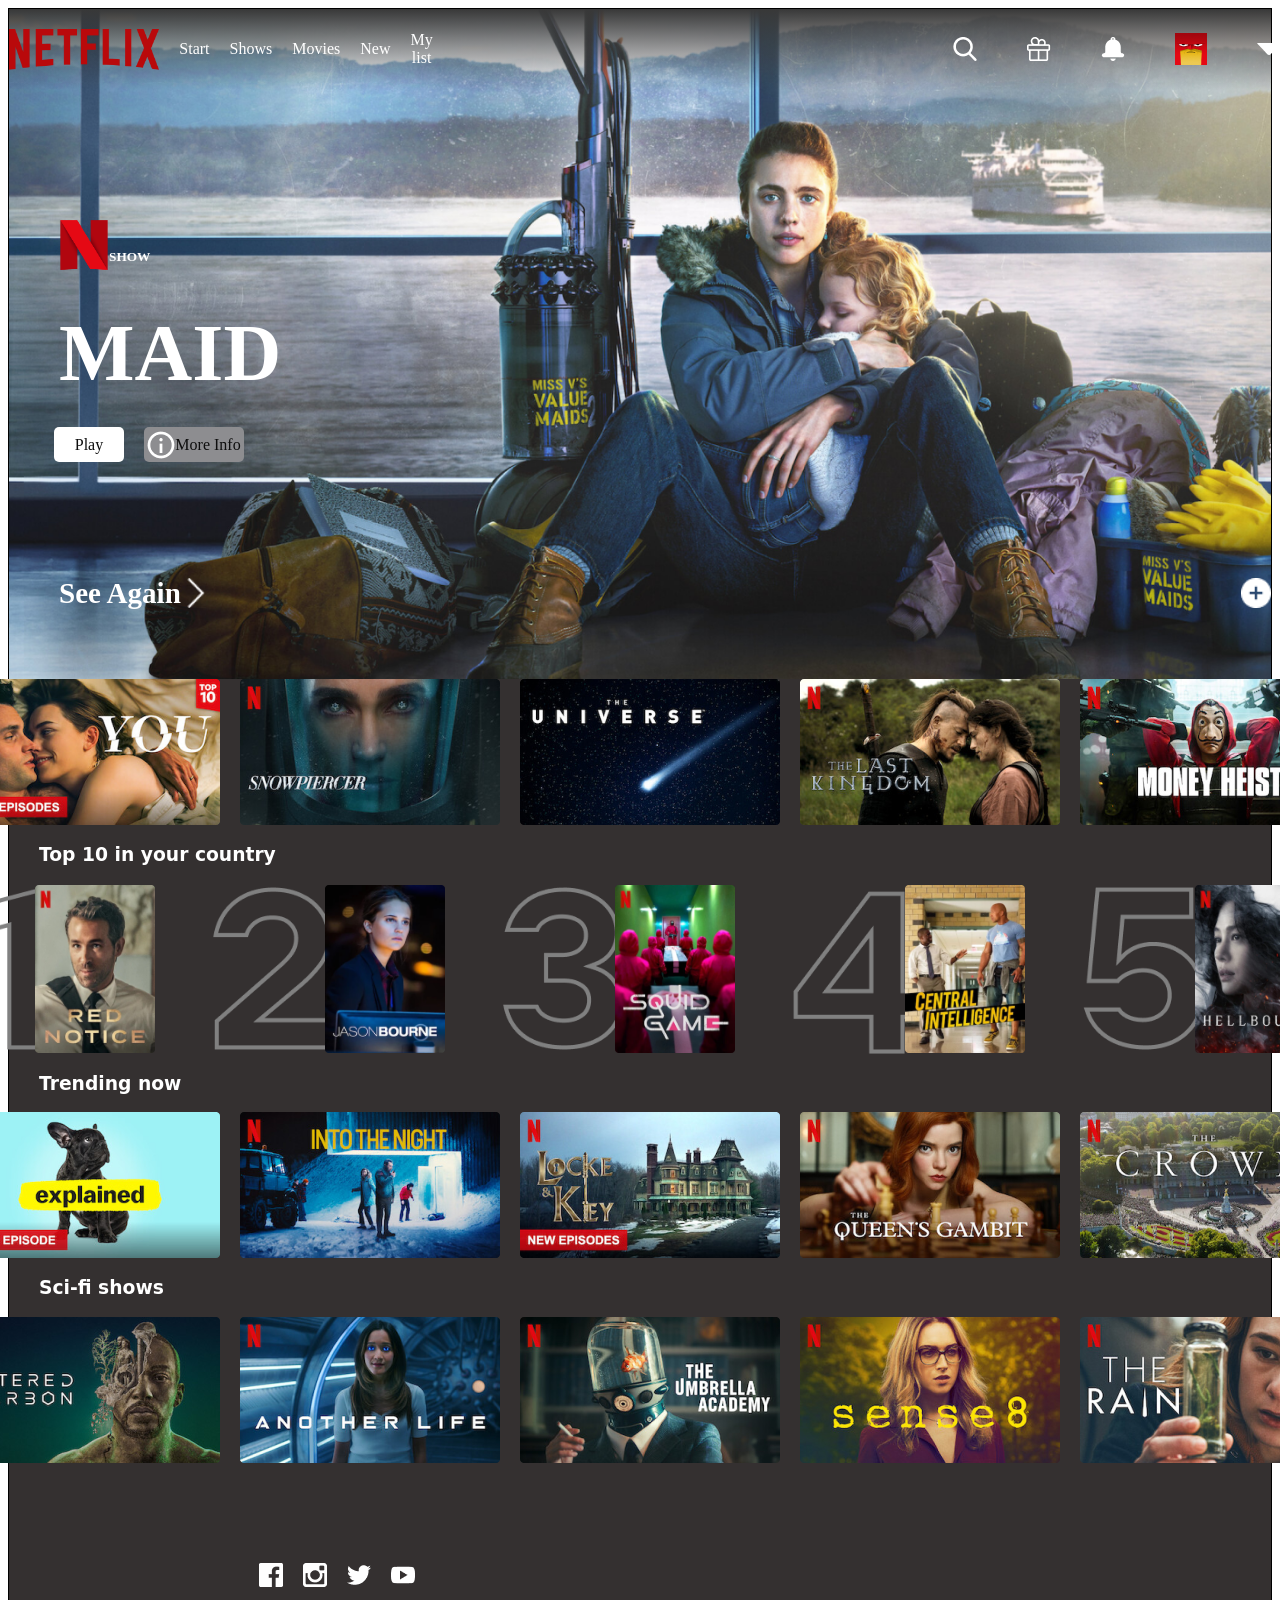
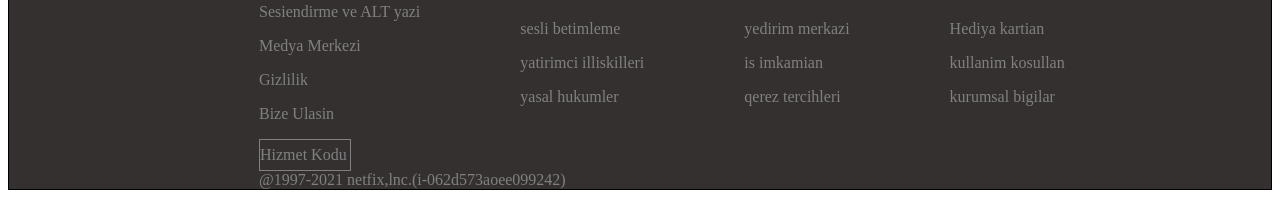
<file: 15.assignment/netfix.html>
<!DOCTYPE html>
<html lang="en">
<head>
    <meta charset="UTF-8">
    <meta name="viewport" content="width=device-width, initial-scale=1.0">
    <title>Document</title>
    <link rel="stylesheet" href="netfix.css">
</head>
<body>
    <div class="main">
        <div class="aktop">
        <div class="nav">
            <div class="nav1">
            <img src="assets/NetflixLogoSvg.png" alt="" width="150px">
            <a class="aa" href="#">Start</a>
            <a class="aa" href="#">Shows</a>
            <a class="aa" href="#">Movies</a>
            <a class="aa" href="#">New</a>
            <a  class="aa" href="#">My list</a>
            </div>
            <div class="nav2">
                <img src="assets/Search.png" alt="">
                <img src="assets/GiftBox.png" alt="">
                <img src="assets/NotificationBell.png" alt="">
                <img src="assets/ProfileIMG.png" alt="">
                <img src="assets/DownArrow.png" alt="">
            </div>
        </div>
        <div class="middle">
            <div class="middle1">
            <img src="assets/Netflix_Symbol_RGB 1.png" width="50px" height="50px"><h5>SHOW</h5>
            </div>
            <h1 class="h11">MAID</h1>


            <div class="both">
            <div class="img1">
           <p>Play</p>
            </div>
            <div class="img2">
            <img src="assets/Vector.png"><p>More Info</p>
            </div>
            </div>
        </div>
        <div class="lower">
            <div class="lower1">
            <h5>See Again</h5><img src="assets/ArrowRight.png" width="30px" height="30px" ></div>
            <img src="assets/Add.png" width="30px" height="30px">
        </div>
        </div>
        


        <div class="black">
        <div class="images">
            <img src="assets/section 1.1.png">
            <img src="assets/section 1.2.png">
            <img src="assets/section 1.3.png">
            <img src="assets/section 1.4.png">
            <img src="assets/section 1.5.png">
        </div>
          <div class="h12">
            <h3>Top 10 in your country </h3>
          </div>
          <div class="image">
            <div class="with">
                <img src="assets/Rank - 01.png" width="120px">
                <img src="assets/section 2.1.png" width="120px">
            </div>
            <div class="with">
                <img src="assets/Rank - 02.png" width="120px">
                <img src="assets/section 2.2.png" width="120px">
            </div>
            <div class="with"> 
              <img src="assets/Rank - 03.png" width="120px">
                <img src="assets/section 2.3.png" width="120px">
            </div>
            <div class="with">
                <img src="assets/Rank - 04.png" width="120px">
                <img src="assets/section 2.4.png" width="120px">
            </div>
            <div class="with">
                <img src="assets/Rank - 05.png" width="120px">
                <img src="assets/section 2.5.png" width="120px">
            </div>
            
          </div>
            <div class="h12">
            <h3>Trending now </h3>
          </div>
          <div class="imagess">
            <img src="assets/section 3.1.png">
            <img src="assets/section 3.2.png">
            <img src="assets/section 3.3.png">
            <img src="assets/section 3.4.png">
            <img src="assets/section 3.5.png">
          </div>
             <div class="h12">
            <h3>Sci-fi shows </h3>
          </div>
          <div class="imagess">
            <img src="assets/section 4.1.png">
            <img src="assets/section 4.2.png">
            <img src="assets/section 4.3.png">
            <img src="assets/section 4.4.png">
            <img src="assets/section 4.5.png">
          </div>
        


        <div class="footer">
          <img src="assets/facebook.png" alt="">
          <img src="assets/instagram.png" alt="">
          <img src="assets/twitter.png" alt="">
          <img src="assets/youtube.png" alt="">
        </div>
        <div class="paragraph">
            <div class="p1">
            <p>Sesiendirme ve ALT yazi</p>
            <p>Medya Merkezi</p>
            <p>Gizlilik</p>
            <p>Bize Ulasin</p>
            </div>
            <div class="p2">
            <p>sesli betimleme</p>
            <p>yatirimci illiskilleri</p>
            <p>yasal hukumler</p>
            
            </div>
            <div class="p3">
            <p>yedirim merkazi</p>
            <p>is imkamian</p>
            <p>qerez tercihleri</p>
            </div>
            <div class="p4">
            <p>Hediya kartian</p>
            <p>kullanim kosullan</p>
            <p>kurumsal bigilar</p>
            </div>
        </div>
        <div class="btn">
            Hizmet Kodu
        </div>
        <div class="path">@1997-2021 netfix,lnc.(i-062d573aoee099242)</div>
        </div>
    </div>
</body>
</html>
</file>
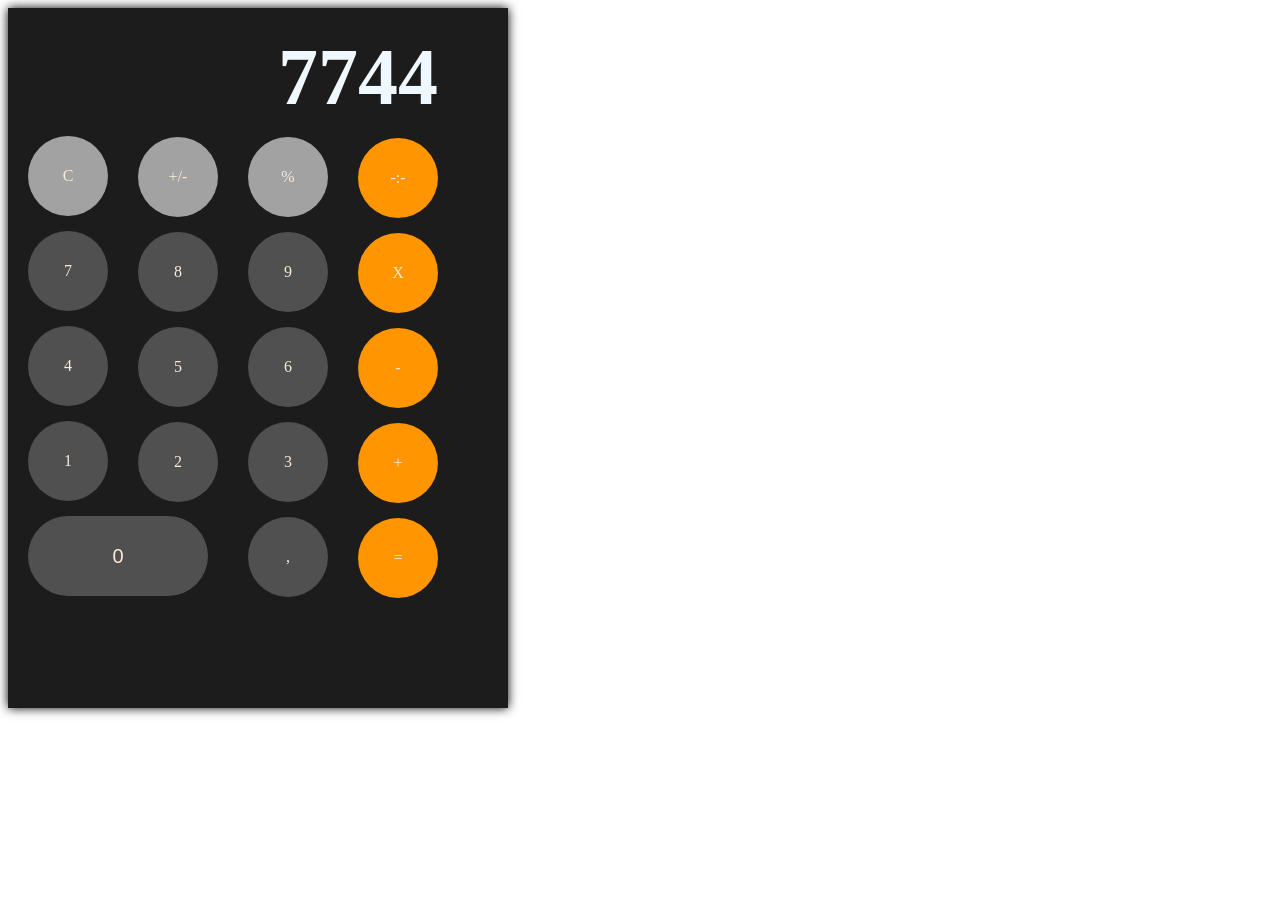
<file: 2.assignment/calculeter.html>
<!DOCTYPE html>
<html lang="en">
<head>
    <meta charset="UTF-8">
    <meta name="viewport" content="width=device-width, initial-scale=1.0">
    <title>Document</title>
    <link rel="stylesheet" href="calculeter.css">
</head>
<body>
    <div class="main">
        <div class="number">
            <h1>7744</h1>
        </div>
        <div class="first">
            <div class="aape">C</div>
            <div class="aas">7</div>
            <div class="aas">4</div>
            <div class="aas">1</div>
            <button class="u">0</button>
        </div>
        <div class="second">
            <div class="aape">+/-</div>
            <div class="aap">8</div>
            <div class="aap">5</div>
            <div class="aap">2</div>
        </div>
        <div class="third">
            <div class="aape">%</div>
            <div class="aa">9</div>
            <div class="aa">6</div>
            <div class="aa">3</div>
            <div  class="aa">,</div>
        </div>
        <div class="fourth">
            <div class="y">-:-</div>
            <div class="y">X</div>
            <div class="y">-</div>
            <div class="y">+</div>
            <div class="y">=</div>
        </div>
    </div>
</body>
</html>
</file>
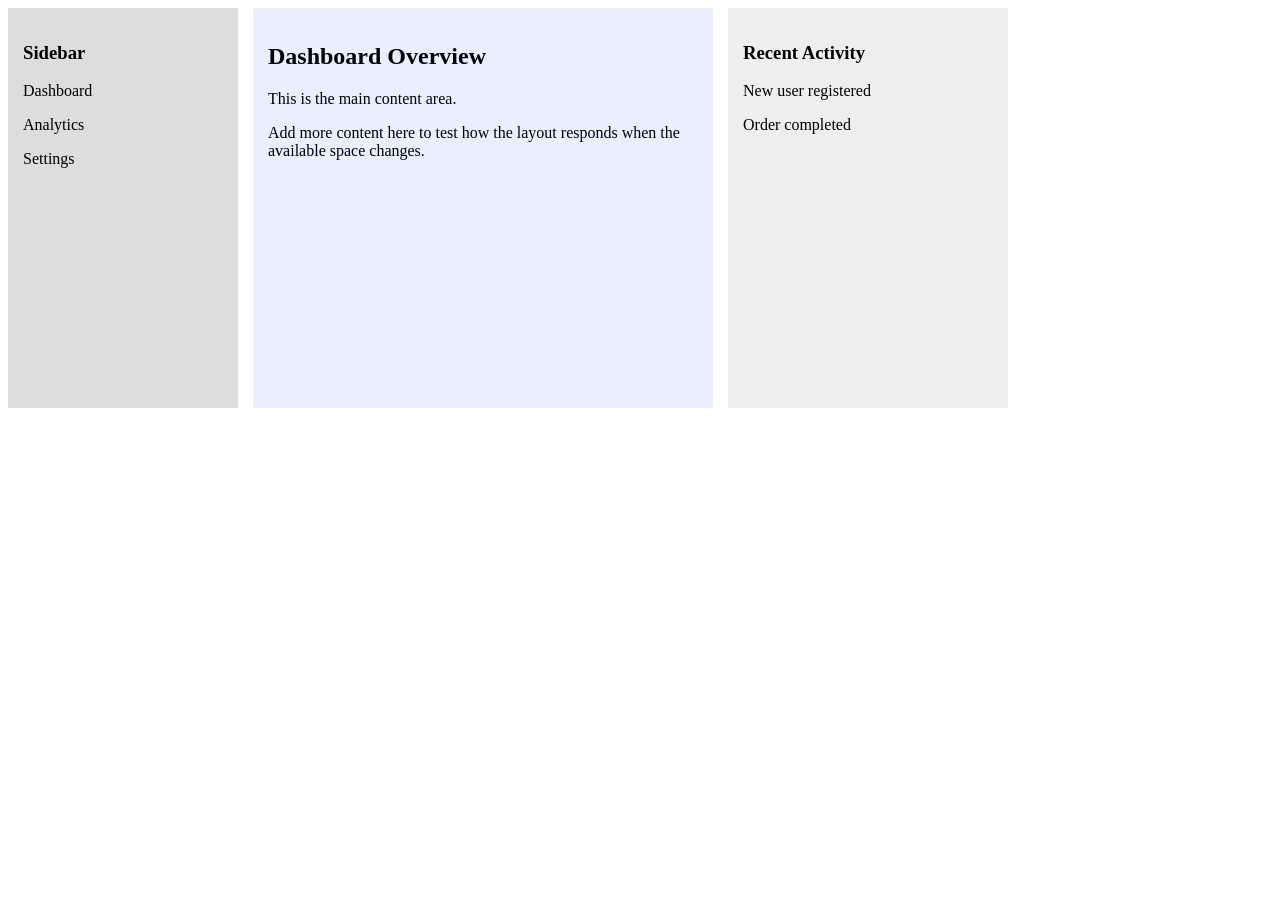
<file: 4.assignment/dashboard.html>
<!DOCTYPE html>
<html lang="en">
<head>
    <meta charset="UTF-8">
    <meta name="viewport" content="width=device-width, initial-scale=1.0">
    <title>Document</title>
    <link rel="stylesheet" href="dashboard.css">
</head>
<body>
    <div class="dashboard">
  <aside class="sidebar">
    <h3>Sidebar</h3>
    <p>Dashboard</p>
    <p>Analytics</p>
    <p>Settings</p>
  </aside>

  <main class="main-content">
    <h2>Dashboard Overview</h2>
    <p>This is the main content area.</p>
    <p>
      Add more content here to test how the layout
      responds when the available space changes.
    </p>
  </main>

  <aside class="activity-panel">
    <h3>Recent Activity</h3>
    <p>New user registered</p>
    <p>Order completed</p>
  </aside>
</div>
</body>
</html>
</file>
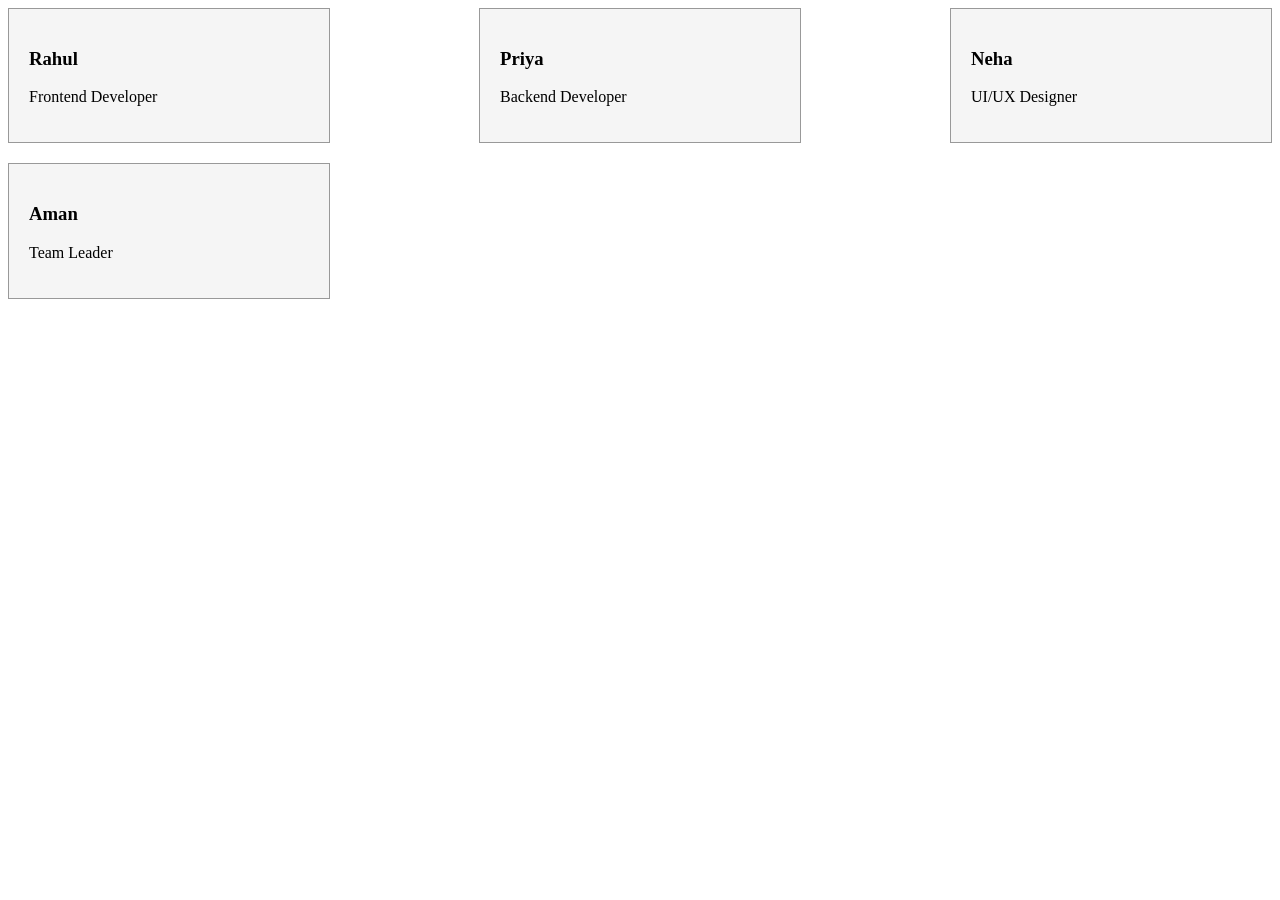
<file: 5.assignment/images.html>
<!DOCTYPE html>
<html lang="en">
<head>
    <meta charset="UTF-8">
    <meta name="viewport" content="width=device-width, initial-scale=1.0">
    <title>Document</title>
    <link rel="stylesheet" href="images.css">
</head>
<body>
<section class="team">
  <article class="member">
    <h3>Rahul</h3>
    <p>Frontend Developer</p>
  </article>

  <article class="member">
    <h3>Priya</h3>
    <p>Backend Developer</p>
  </article>

  <article class="member">
    <h3>Aman</h3>
    <p>Team Leader</p>
  </article>

  <article class="member">
    <h3>Neha</h3>
    <p>UI/UX Designer</p>
  </article>
</section>
</body>
</html>
</file>
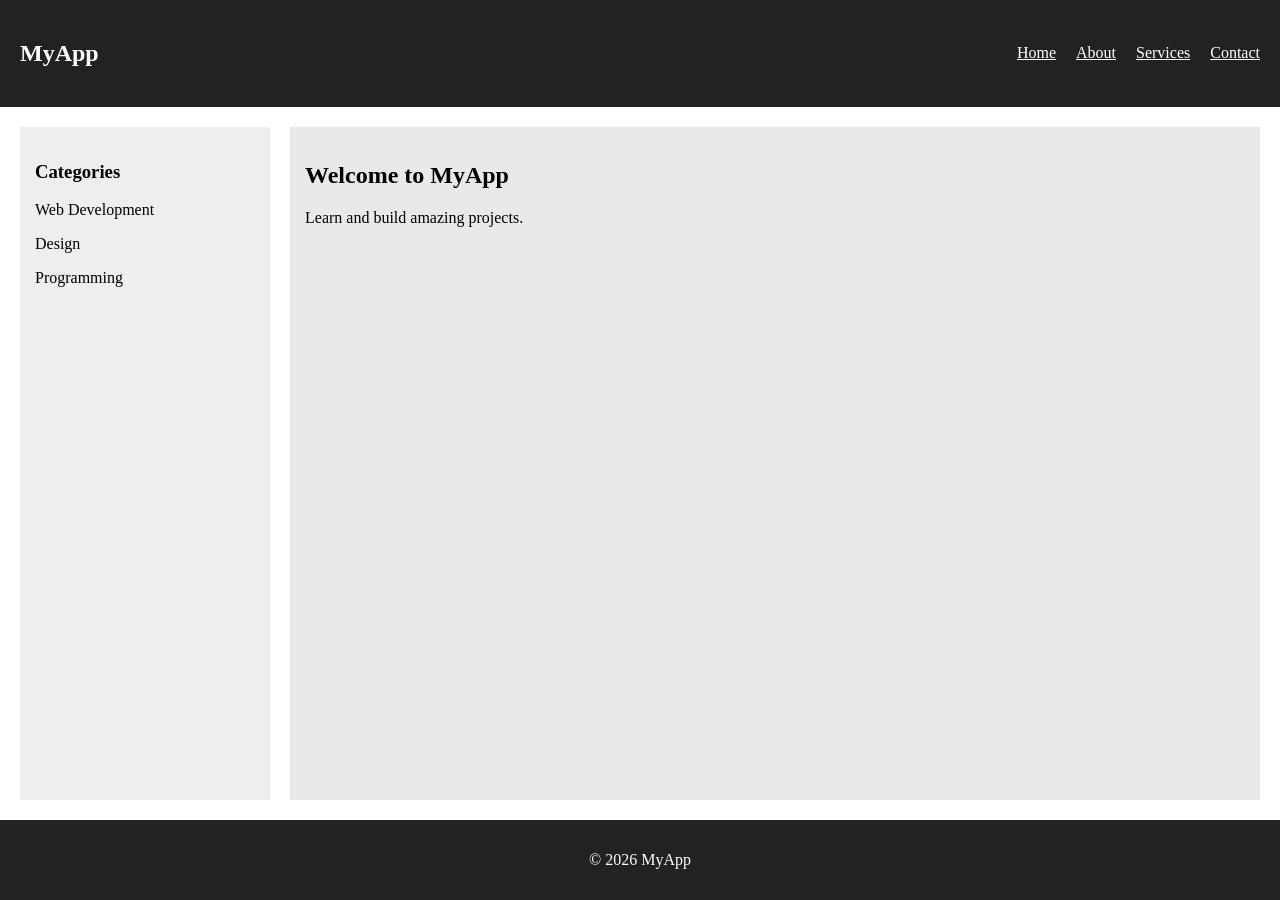
<file: 6.assignment/content.html>
<!DOCTYPE html>
<html lang="en">
<head>
    <meta charset="UTF-8">
    <meta name="viewport" content="width=device-width, initial-scale=1.0">
    <title>Document</title>
    <link rel="stylesheet" href="content.css">
</head>
<body>
    <div class="app">
  <header class="header">
    <h2>MyApp</h2>

    <nav>
      <a href="#">Home</a>
      <a href="#">About</a>
      <a href="#">Services</a>
      <a href="#">Contact</a>
    </nav>
  </header>

  <main class="main">
    <aside class="sidebar">
      <h3>Categories</h3>
      <p>Web Development</p>
      <p>Design</p>
      <p>Programming</p>
    </aside>

    <section class="content">
      <h1>Welcome to MyApp</h1>
      <p>Learn and build amazing projects.</p>
    </section>
  </main>

  <footer class="footer">
    <p>© 2026 MyApp</p>
  </footer>
</div>
</body>
</html>
</file>
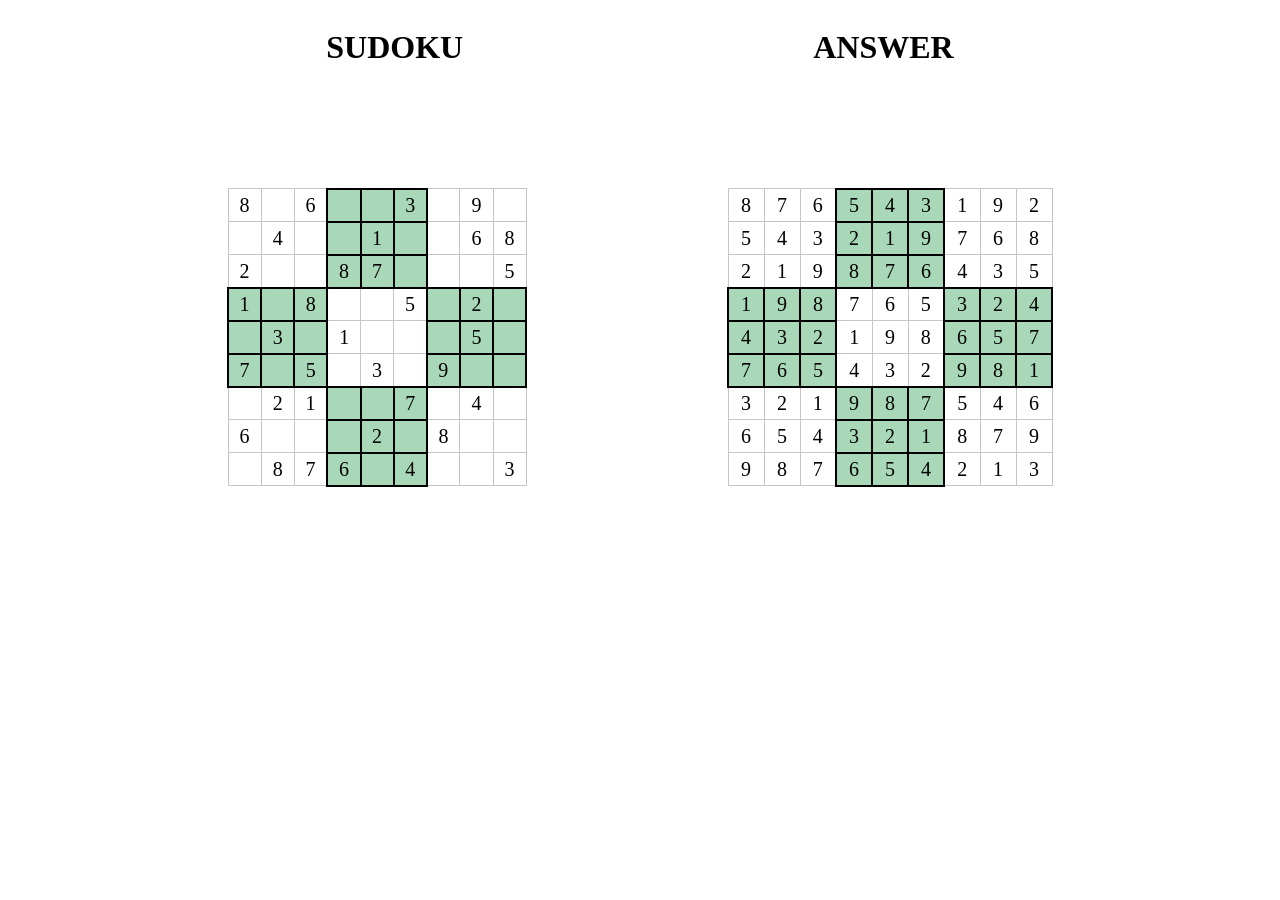
<file: 7.assignment/sudoku.html>
<!DOCTYPE html>
<html lang="en">
<head>
    <meta charset="UTF-8">
    <meta name="viewport" content="width=device-width, initial-scale=1.0">
    <title>Document</title>
    <link rel="stylesheet" href="sudoku.css">
</head>
<body>
    <div class="name">
   <h1 class="h">SUDOKU</h1>
   <h1 class="h">ANSWER</h1>
   </div>
    <div class="main">
        <div class="sudoku">
           <table class="table" >
            <tr class="a">
                <td>8</td>
                <td></td>
                <td >6</td>
                <td class="c"></td>
                <td class="c"></td>
                <td class="c">3</td>
                <td></td>
                <td>9</td>
                <td></td>
                
            </tr>
            <tr class="a">
                <td></td>
                <td>4</td>
                <td></td>
                <td class="c"></td>
                <td class="c">1</td>
                <td class="c"></td>
                <td></td>
                <td>6</td>
                <td>8</td>
            </tr>
            <tr class="a">
                <td>2</td>
                <td></td>
                <td></td>
                <td class="c">8</td>
                <td class="c">7</td>
                <td class="c"></td>
                <td></td>
                <td></td>
                <td>5</td>
            </tr>
            <tr class="a">
                <td class="c">1</td>
                <td class="c"></td>
                <td class="c">8</td>
                <td></td>
                <td></td>
                <td>5</td>
                <td class="c"></td>
                <td class="c">2</td>
                <td class="c"></td>
            </tr>
            <tr class="a">
                <td class="c"></td>
                <td class="c">3</td>
                <td class="c"></td>
                <td>1</td>
                <td></td>
                <td></td>
                <td class="c"></td>
                <td class="c">5</td>
                <td class="c"></td>
            </tr>
            <tr class="a">
                <td class="c">7</td>
                <td class="c"></td>
                <td class="c">5</td>
                <td></td>
                <td>3</td>
                <td></td>
                <td class="c">9</td>
                <td class="c"></td>
                <td class="c"></td>
            </tr>
            <tr class="a">
                <td></td>
                <td>2</td>
                <td>1</td>
                <td class="c"></td>
                <td class="c"></td>
                <td class="c">7</td>
                <td></td>
                <td>4</td>
                <td></td>
            </tr>
            <tr class="a">
                <td>6</td>
                <td></td>
                <td></td>
                <td class="c"></td>
                <td class="c">2</td>
                <td class="c"></td>
                <td>8</td>
                <td></td>
                <td></td>
            </tr>
            <tr class="a">
                <td></td>
                <td>8</td>
                <td>7</td>
                <td class="c">6</td>
                <td class="c"></td>
                <td class="c">4</td>
                <td></td>
                <td></td>
                <td>3</td>
            </tr>
           </table>
        </div>
       
        <div class="answer">
             <table class="table" >
            <tr class="a">
                <td>8</td>
                <td>7</td>
                <td >6</td>
                <td class="c">5</td>
                <td class="c">4</td>
                <td class="c">3</td>
                <td>1</td>
                <td>9</td>
                <td>2</td>
                
            </tr>
            <tr class="a">
                <td>5</td>
                <td>4</td>
                <td>3</td>
                <td class="c">2</td>
                <td class="c">1</td>
                <td class="c">9</td>
                <td>7</td>
                <td>6</td>
                <td>8</td>
            </tr>
            <tr class="a">
                <td>2</td>
                <td>1</td>
                <td>9</td>
                <td class="c">8</td>
                <td class="c">7</td>
                <td class="c">6</td>
                <td>4</td>
                <td>3</td>
                <td>5</td>
            </tr>
            <tr class="a">
                <td class="c">1</td>
                <td class="c">9</td>
                <td class="c">8</td>
                <td>7</td>
                <td>6</td>
                <td>5</td>
                <td class="c">3</td>
                <td class="c">2</td>
                <td class="c">4</td>
            </tr>
            <tr class="a">
                <td class="c">4</td>
                <td class="c">3</td>
                <td class="c">2</td>
                <td>1</td>
                <td>9</td>
                <td>8</td>
                <td class="c">6</td>
                <td class="c">5</td>
                <td class="c">7</td>
            </tr>
            <tr class="a">
                <td class="c">7</td>
                <td class="c">6</td>
                <td class="c">5</td>
                <td>4</td>
                <td>3</td>
                <td>2</td>
                <td class="c">9</td>
                <td class="c">8</td>
                <td class="c">1</td>
            </tr>
            <tr class="a">
                <td>3</td>
                <td>2</td>
                <td>1</td>
                <td class="c">9</td>
                <td class="c">8</td>
                <td class="c">7</td>
                <td>5</td>
                <td>4</td>
                <td>6</td>
            </tr>
            <tr class="a">
                <td>6</td>
                <td>5</td>
                <td>4</td>
                <td class="c">3</td>
                <td class="c">2</td>
                <td class="c">1</td>
                <td>8</td>
                <td>7</td>
                <td>9</td>
            </tr>
            <tr class="a">
                <td>9</td>
                <td>8</td>
                <td>7</td>
                <td class="c">6</td>
                <td class="c">5</td>
                <td class="c">4</td>
                <td>2</td>
                <td>1</td>
                <td>3</td>
            </tr>
           </table>
        </div>
    </div>
</body>
</html>
</file>
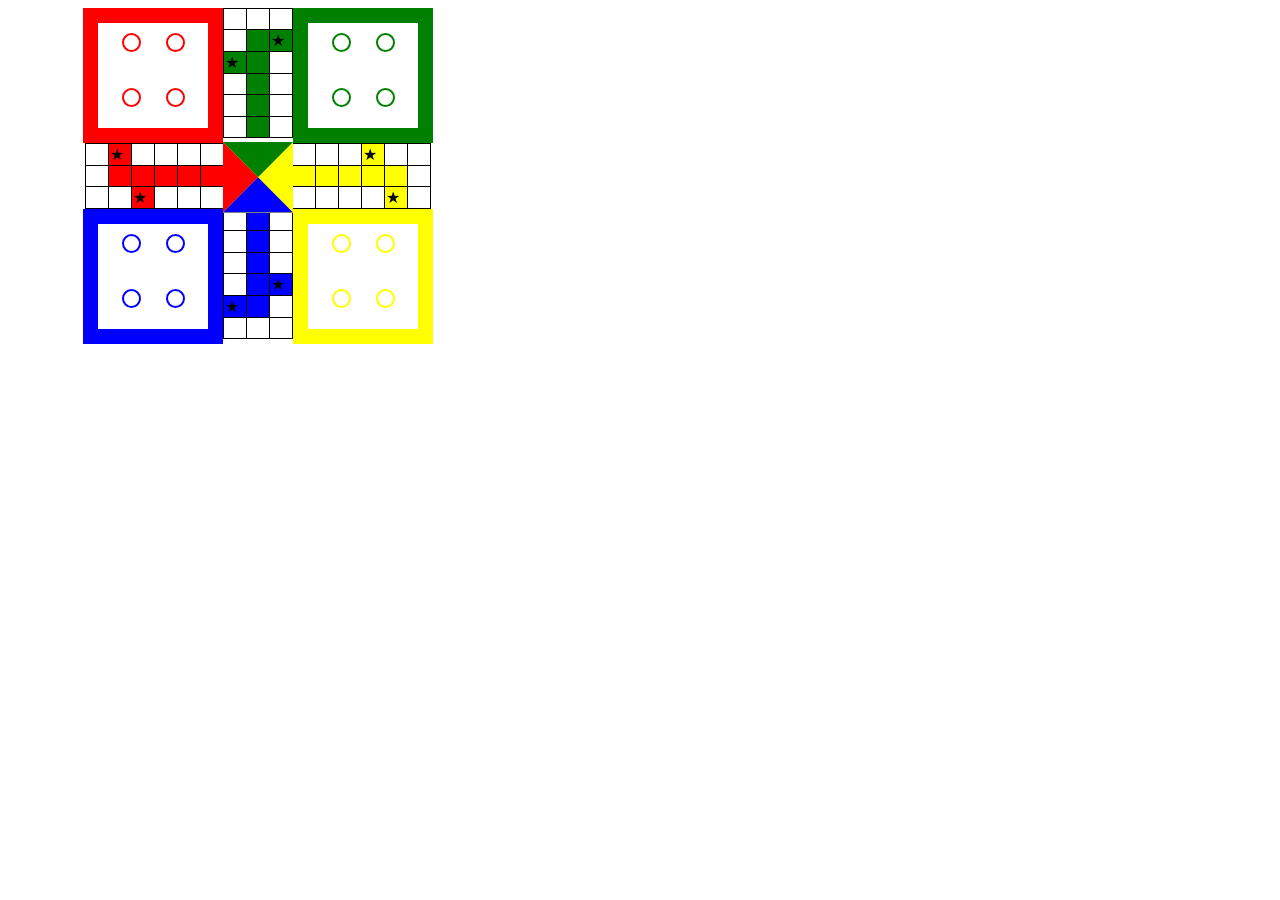
<file: 8.assignment/ludo.html>
<!DOCTYPE html>
<html lang="en">
<head>
    <meta charset="UTF-8">
    <meta name="viewport" content="width=device-width, initial-scale=1.0">
    <title>Document</title>
    <link rel="stylesheet" href="ludo.css"></link>
</head>
<body>
       
    <div class="main">
        <div class="upper">
        <div class="red">
            <div class="r2">
            <div class="r"></div>
            <div  class="r"></div>
            </div><br><br>
            <div class="r3">
            <div  class="r"></div>
            <div  class="r"></div>
            </div>
        </div>
         <div class="rg">
            <table>
                <tr class="a">
                    <td></td>
                    <td></td>
                    <td></td>
                 
                </tr>
                      <tr class="a">
                    <td></td>
                    <td class="rgg"></td>
                    <td class="rgg">★</td>
                 
                </tr>
                      <tr class="a">
                    <td class="rgg">★</td>
                    <td class="rgg"></td>
                    <td></td>
                    
                </tr>
                        <tr class="a">
                    <td></td>
                    <td class="rgg"></td>
                    <td></td>
                    
                </tr>
                        <tr class="a">
                    <td></td>
                    <td class="rgg"></td>
                    <td></td>
                    
                </tr>
                        <tr class="a">
                    <td></td>
                    <td  class="rgg"></td>
                    <td></td>
                    
                </tr>
            </table>
         </div>
            <div class="green">
            <div class="g2">
            <div class="g"></div>
            <div  class="g"></div>
            </div><br><br>
            <div class="g3">
            <div  class="g"></div>
            <div  class="g"></div>
            </div>
        </div>
        </div>
        <div class="middle">
        <div class="rb">
            <table class="tb">
                <tr class="rbb">
                    <td></td>
                    <td class="rbga">★</td>
                    <td></td>
                    <td></td>
                    <td></td>
                    <td></td>
                </tr>
                    <tr class="rbb">
                    <td></td>
                    <td class="rbga"></td>
                    <td class="rbga"></td>
                    <td class="rbga"></td>
                    <td class="rbga"></td>
                    <td class="rbga"></td>
                </tr>
                    <tr class="rbb">
                    <td></td>
                    <td></td>
                    <td class="rbga">★</td>
                    <td></td>
                    <td></td>
                    <td></td>
                </tr>
            </table>
        </div>
      
        <div class="ryb">
            <table class="tyb">
                <tr class="rybb">
                    <td></td>
                    <td ></td>
                    <td></td>
                    <td class="rybga">★</td>
                    <td></td>
                    <td></td>
                </tr>
                    <tr class="rybb">
                    <td class="rybga"></td>
                    <td class="rybga"></td>
                    <td class="rybga"></td>
                    <td class="rybga"></td>
                    <td class="rybga"></td>
                    <td ></td>
                </tr>
                    <tr class="rybb">
                    <td></td>
                    <td></td>
                    <td ></td>
                    <td></td>
                    <td class="rybga">★</td>
                    <td></td>
                </tr>
            </table>
            </div>
        </div>
        <div class="lower">
        <div class="blue">
            <div class="b2">
            <div class="b"></div>
            <div  class="b"></div>
            </div><br><br>
            <div class="b3">
            <div  class="b"></div>
            <div  class="b"></div>
            </div>
        </div>
        <div class="rxg">
            <table>
                <tr class="ax">
                    <td></td>
                    <td class="rxgg"></td>
                    <td></td>
                 
                </tr>
                      <tr class="ax">
                    <td></td>
                    <td class="rxgg"></td>
                    <td ></td>
                 
                </tr>
                      <tr class="ax">
                    <td ></td>
                    <td class="rxgg"></td>
                    <td></td>
                    
                </tr>
                        <tr class="ax">
                    <td></td>
                    <td class="rxgg"></td>
                    <td  class="rxgg">★</td>
                    
                </tr>
                        <tr class="ax">
                    <td  class="rxgg">★</td>
                    <td class="rxgg"></td>
                    <td></td>
                    
                </tr>
                        <tr class="ax">
                    <td></td>
                    <td  ></td>
                    <td></td>
                    
                </tr>
            </table>
         </div>
        <div class="yellow">
            <div class="y2">
            <div class="y"></div>
            <div  class="y"></div>
            </div><br><br>
            <div class="y3">
            <div  class="y"></div>
            <div  class="y"></div>
            </div>
        </div>
        </div>
    </div>

       <div class="abcd">
    <div class="ja"></div>
    <div class="jab"></div>
    <div class="jac"></div>
     <div class="jad"></div>
</div>
</body>
</html>
</file>
<file: 1.assignment/index.css>
* {
  box-sizing: border-box;
}

.navbar {
  display: flex;
  width: 100%;
  height: 80px;
  padding: 0 30px;
  /* background: #e7a8a8; */
  color: rgb(205, 29, 29);
  justify-content: space-between;
  align-items: center;
  box-shadow: 0px 0px 10px;
}

.logo {
  font-size: 24px;
  font-weight: bold;
  /* border: 2px solid; */
  /* border-radius: 50%; */
}

.nav-links {
  display: flex;
  list-style: disc;
  padding: 0;
  margin: 0;
  gap: 25px;
  justify-content: center;
}
.a{
    color: blue;
}
.nav-links li {
  display: block;
}

.auth-buttons {
  display: flex;
  gap: 10px;
  justify-content: center;

}

button {
  padding: 10px 18px;
}
.p{
    /* background: blue; */
    /* border: none; */
}
.ss{
    /* margin-top: 20px; */
}
</file>
<file: 11.assignment/link.css>
.main{
    width: 1400px;
    height: 1800px;
    box-shadow: 0px 0px 10px;
    position: relative;
}
.nav{
    display: flex;
    justify-content: center;
    gap: 940px;
}
.navbar{
display: flex;
justify-content: space-around;
height: 300px;
background-image: url(kw-background.png);
background-size: cover;
background-repeat: no-repeat;
}
.h{
    color: aliceblue;
    margin-left: -70px;
    font-size: 45px;

}
.h5a{
    color: aliceblue;
    margin-left: -70px;
    font-size: 20px;
}
.first{
    display: flex;
    justify-content: center;
    gap: 35px;
}
.t{
    margin-left: 40px;
}
.f1{
    width: 180px;
    height: auto;
    margin-left: 20px;
    line-height: 1px; 
}
.m{
    display: flex;  
    justify-content: center;
    width: 100%;
    margin-top: -15px; 
}
button{
    width: 80px;
    height: 30px;
    background-color: rgb(111, 111, 196);
    border: none;
    border-radius: 5px;
    color: white;
    font-size: 19px;
}
.second{
    display: flex;
    justify-content: center;
    gap: 160px;
}
.f2{
    width: 180px;
    height: auto;
    margin-left: 20px;
    line-height: 1px; 
}
.third{
    display: flex;
    justify-content: center;
    gap: 160px;
}
.f3{
    width: 180px;
    height: auto;
    margin-left: 20px;
    line-height: 1px; 
}


@media (min-width: 480px) {
    .h{
    color: aliceblue;
    margin-left: -70px;
    font-size: 45px;
    flex-wrap: wrap;
  

}
.h5a{
    color: aliceblue;
    margin-left: -70px;
    font-size: 20px;
    flex-wrap: wrap;
   
}
.first{
    display: flex;
    justify-content: center;
    gap: 35px;
    flex-wrap: wrap;
    flex-basis: auto;
  
}
.t{
    margin-left: 40px;
    flex-wrap: wrap;
   
}
.main{
    width: 1400px;
    height: 1800px;
    box-shadow: 0px 0px 10px;
    flex-wrap: wrap;

}
.nav{
    display: flex;
    justify-content: center;
    gap: 940px;
    flex-wrap: wrap;

}
.f1{
    width: 180px;
    height: auto;
    margin-left: 20px;
    line-height: 1px; 
    flex-wrap: wrap;
}
.m{
    display: flex;  
    justify-content: center;
    width: 100%;
    margin-top: -15px; 
    flex-wrap: wrap;
  
}
button{
    width: 80px;
    height: 30px;
    background-color: rgb(111, 111, 196);
    border: none;
    border-radius: 5px;
    color: white;
    font-size: 19px;
    flex-wrap: wrap;
}
.second{
    display: flex;
    justify-content: center;
    gap: 160px;
        flex-wrap: wrap;
    flex-basis: auto;
    flex-wrap: wrap;
}
.f2{
    width: 180px;
    height: auto;
    margin-left: 20px;
    line-height: 1px; 
    flex-wrap: wrap;
}
.third{
    display: flex;
    justify-content: center;
    gap: 160px;
        flex-wrap: wrap;
    flex-basis: auto;
   
}
.f3{
    width: 180px;
    height: auto;
    margin-left: 20px;
    line-height: 1px; 
    flex-wrap: wrap;
}
}
</file>
<file: 12.assignment/youtube.css>
.main{
    width: 100%;
    height: 1000px;
    background: #212121;
    position: relative;
}

.left{
    width: 14%;
    height: 800px;
    background: #212121;
    position: fixed;
   
    
}
.p{
    color: white;
}
.Home h5 {
    display: flex;
    align-items: center;
    gap: 15px;
    height: 40px;
    margin: 0;
    padding-left: 12px;
    color: white;
}
.history1{
    display: flex;
    justify-content: center;
    gap: 40px;
}
.left3 > p {
    color: white;
    margin: 0;
    padding: 12px;
    height: auto;
    font-size: 14px;
}
.left3 .Home {
    display: flex;
    align-items: center;
    gap: 12px;
    height: 40px;
    padding: 0 12px;
}

/* .................. */


.uper {
    height: 65px;
    width: 85%;
    position: absolute;
    top: 0;
    right: 0;
    margin-top: 10px;
    z-index: 1;
    display: flex;
    justify-content: center;
    align-items: center;
    gap: 270px;
    position: fixed;
    /* background-color: #0e0202; */
}
.aa{
    margin-bottom: -10px;
}
.aas{
    margin-bottom: -10px;
    margin-left: -35px;
}

.search{
    width: 400px;
    height: 40px;
    border-radius: 10px;
    margin-left: 100px;
    border: 1px solid rgb(129, 123, 123);
    background: none;
    color: aliceblue;
}
.f2{
    display: flex;
    justify-content: center;
    gap: 10px;
}
.upper {
    position: absolute;
    top: 75px;
    left: 15%;
    width: 80%;
    height: 60px; 
    display: flex;
    align-items: center;
    gap: 15px;
    padding: 0 30px;
    position: fixed;
    z-index: 1;
    /* background-color: #0b0101; */
   
}
.upper > div {
    background: #3a3838;
    color: white;
    padding: 9px 15px;
    border-radius: 8px;
    font-size: 14px;
    width: auto;
    height: auto;
    flex-shrink: 0;
}
.upper .as {
    background: white;
    color: black;
}
.video{
    width: 80%;
    position: absolute;
    left: 15%;
    padding: 0 30px;
    margin-top: -870px;
    overflow: auto;
    
    
    
}
.ff1{
    
    display: flex;
    gap: 50px;
    line-height: 15px;
    color: white;
    
}
</file>
<file: 13.assignment/amazon.css>
*{
    margin: 0;
    padding: 0;
    box-sizing: border-box;
    text-decoration: none;
}
.amazonmain{
    height: 100%;
    width: 100vw;
}
.headersection{
    display: flex;
    background-color: #131921;
    justify-content: space-around;
    color: white;
    align-items: center;
}
.headerlocation{
    display: flex;
}
.inputbar{
    border: 1px solid lightgray;
    display: flex;
    align-items: center;
    height: 40px;
}
#search{
    border: none;
    height: 40px;
    width: 500px;
}
.inputleft{
    display: flex;
    background-color:white ;
    height: 40px;
    align-items: baseline;
    border-right: 1px solid lightgrey;
    padding: 10px;
}
.inputright{
    display: flex;
    background-color: rgb(255, 244, 27);
    height: 40px;
    align-items: center;
    border-left: 1px solid lightgray;
    padding-left: 10px;
    padding-right: 10px;
}
nav{
    background-color:#243040 ;
    height: 50px;
    display: flex;
    justify-content: space-between;
    padding-right: 10px;
    padding-left: 10px;
    align-items: center;
}
.navlinks ul{
    display: flex;
    list-style: none;
    gap: 20px;
    align-items: center;
}
.links a{
    color: white;
}
.hotbar{
    display: flex;
    gap: 40px;
}
.hotbardetail{
    display: flex;
    align-items: last baseline;
    color: white;
}
main{
    background-image:url("background\ picture\ \(1\).png");
    height: 500px;
    background-repeat: no-repeat;
    background-size: cover;
    padding: 10px;
}
.scrole{
    display: flex;
    justify-content: space-between;
    padding-top: 200px;
}
.cardsmain{
    width: 100%;
    display: flex;
    gap: 15px;
    margin-top: 100px;

}
.cards{
    display: flex;
    flex-direction: column;
    background-color: rgb(172, 171, 171);
    width: 25%;
    padding: 20px;
    gap: 20px;
    
}
.carditems{
    display: flex;
    flex-wrap: wrap;
    color: rgb(82, 80, 80);
    gap: 10px;  
}
.cardheading >p{
    font-size: 20px;
    font-weight: 700;
    font-family: sans-serif;
}
.cardfooteer{
    color: rgb(47, 72, 194);
}
.cardbtn{
    background-color: yellow;
    padding: 10px;
    width: 75%;
    border-radius: 10px;
    border: none;
}
.items{
    width: 40%;
}
</file>
<file: 14.assignment/spotify.css>
.main{
    display: flex;
}
.left{
    border: 1px solid black;
    background: black;
    width: 20%;
    display: flex;
    flex-direction: column;
    justify-content: space-evenly;
    padding: 10px;
    
    
}
.h5{
    color: white;
    display: flex;
    align-items: center;
    gap: 20px;
    font-family: 'Franklin Gothic Medium', 'Arial Narrow', Arial, sans-serif;

}
.plus{
    border: 1px solid white;
    width: 15px;
    height: 15px;
    color: black;
    background-color: aliceblue;
    text-align: center;
}
.h51{
    color: white;
    display: flex;
      align-items: center;
    gap: 20px;
    font-family: 'Franklin Gothic Medium', 'Arial Narrow', Arial, sans-serif;
}
.logo{
    margin-left: 20px;
}
.l1 {
    margin-left: 20px;
    
}
.l2 {
    margin-left: 20px;
}
.l3 {
    margin-left: 20px;
}
.l4 {
    margin-left: 20px;
}
.l6{
     margin-left: 20px;
}


/* sidebar complete */

.right{
    background: #202020;
    width: 85%;
    line-height: 40px;
}
.upper{
    display: flex;
    align-items: center;
    justify-content: space-around;
    gap: 700px;
    height: 70px;
}
.midd{
    margin-left: 55px;
}
.middle div{
    display: flex;
    color: white;
    flex-direction: row;
}
.p{
    background-color:#303030 ;
    height: 60px;
    width: 150px;
    text-align: center;
    display: flex;
    align-items: center;
    justify-content: center;
    margin-top: -0px;
    /* border-radius: 5px; */
    font-family: 'Franklin Gothic Medium', 'Arial Narrow', Arial, sans-serif;
}
.p5{
    background-color:#303030 ;
    height: 60px;
    width: 150px;
    text-align: center;
    display: flex;
    align-items: center;
    justify-content: center;
    margin-top: -0px;
    /* border-radius: 5px; */
    line-height: 15px;
    font-family: 'Franklin Gothic Medium', 'Arial Narrow', Arial, sans-serif;
}
.middle{
    display: flex;
    margin-left: 50px;
    align-items: center;
    gap: 90px;
}
.ak{
    display: flex;
    margin-left: 50px;
    align-items: center;
    gap: 90px;
}
.ak div{
    display: flex;
    color: white;
    flex-direction: row;
}
.middle1{
    display: flex;
    margin-left: 50px;
    align-items: center;
    gap: 800px;
}
.img1{
color: white;
width: 150px;
align-items: center;
 justify-content: center;
 text-align: center;
background-color: #181818;
padding-top: 10px;
line-height: 10px;
}
.img{
    display: flex;
    align-items: center;
    gap: 40px;
    margin-left: 50px;   
}
.lower{
    background-color: #202020;
    display: flex;
    align-items: center;
    gap: 90px;
}
.lw1{
    display: flex;
    align-items: center;
    justify-content: center;
    gap: 5px;
    margin-left: 15px;
}
</file>
<file: 15.assignment/netfix.css>
.main{
    border: 1px solid black;
}
.aktop{
    background-image: url(assets/Title-Image.png);
    height: 700px;
    background-repeat: no-repeat;
   background-size: cover;
   background-position: center;
    
}
.nav1 a{
    text-decoration: none;
    color: white;
    text-align: center;
}
.nav{
    display: flex;
    align-items: center;
    justify-content: center;
    gap: 500px;
    background: linear-gradient(to bottom, rgb(56, 56, 56), transparent);
}
.nav2{
    display: flex;
    align-items: center;
    justify-content: center;
    gap: 50px;
}
.nav1{
    display: flex;
    align-items: center;
    margin: 20px;
    gap: 20px;
    margin-left: 10px;
}
.aa{
    display: flex;
    align-items: center;
    gap: 70px;
    justify-content: space-between;
}
.lower1{
    display: flex;
    color: white;
    font-size: 35px;
    align-items: center;
    margin-left: 50px;
}
.lower{
    display: flex;
    color: white;
    font-size: 35px;
    align-items: center;
    justify-content: space-between;
    margin-top: 50px;
}
.middle1{
    display: flex;
    color: white;
    margin-left:50px ;
    margin-top: 130px;
}
.h11{
    color: white;
    font-size: 80px;
    margin-left:50px ;
    line-height: 10px;
}
.img1 p{
    display: flex;
    color: rgb(14, 14, 14);
    background: white;
    text-align: center;
    align-items: center;
    justify-content: center;
    width: 70px;
    height: 35px;
    border-radius: 5px;
}
.img2{
    display: flex;
    color: rgb(14, 14, 14);
    background:#8D8D90 ;
    text-align: center;
    align-items: center;
    justify-content: center;
    width: 100px;
    height: 35px;
    border-radius: 5px;
}
.both{
    display: flex;
    margin-left:45px ;
    gap: 20px;
    align-items: center;
}
.middle{
    line-height: 30px;
}
.images{
    display: flex;
    align-items: center;
    justify-content: center;
    margin-left:20px ;
    gap: 20px;
    margin-top: -30px;
}
.black{
    background: rgb(52, 48, 48);
}
.h12{
    color: white;
    margin-left: 30px;
    font-family: system-ui, -apple-system, BlinkMacSystemFont, 'Segoe UI', Roboto, Oxygen, Ubuntu, Cantarell, 'Open Sans', 'Helvetica Neue', sans-serif;
}
.image{
    display: flex;
    align-items: center;
    justify-content: center;
    
   
}
.with{
    display: flex;
    align-items: center;
    justify-content: center;
    margin-right: 50px; 
}
.imagess{
    display: flex;
    align-items: center;
    justify-content: center;
    margin-left:20px ;
    gap: 20px;
}
.footer{
    display: flex;
    align-items: center;
    gap: 20px;
    margin-left: 250px;
    margin-top: 100px;
}
.paragraph{
    display: flex;
    align-items: center;
    margin-left: 250px;
    gap: 100px;
    color: #808080;
}
.btn{
    color: #808080;
    margin-left: 250px;
    border: 1px solid #808080 ;
    width:90px ;
    height: 30px;
    text-align: center;
    display: flex;
    align-items: center;
}
.path{
     color: #808080;
    margin-left: 250px;
}
</file>
<file: 2.assignment/calculeter.css>
.main{
    background: #1C1C1C;
    width: 500px;
    height: 700px;
    box-shadow: 0px 0px 10px;
    display: flex;
    flex-direction: column;
    
}
.number{
    color: aliceblue;
    font-size: 40px;
    display: flex;
   margin-left: 270px;
   margin-top: -30px;
}
.first{
    /* border: 2px solid white; */
    width: 150px;
    height: 100%;
    display: flex;
    flex-direction: column;
    gap: 15px;
    margin-top: -40px;
    margin-left: 20px;

}
.u{
   width: 180px;
   height: 80px;
   border: none;
    background: #505050;
    color: antiquewhite;
    align-items: center;
    display: flex;
    justify-content: center;
    border-radius: 40px;
    font-size: 20px;


}
.aas{
    /* border: 2px solid red; */
    height: 80px;
    border-radius: 50%;
    width: 80px;
    background: #505050;
    color: antiquewhite;
    align-items: center;
    display: flex;
    justify-content: center;
}
.second{
       /* border: 2px solid white; */
    width: 150px;
    height: 100%;
    display: flex;
    flex-direction: column;
    gap: 15px;
    margin-top: -570px;
    margin-left: 130px;
}
.aap{
        /* border: 2px solid red; */
    height: 80px;
    border-radius: 50%;
    width: 80px;
    background: #505050;
    color: antiquewhite;
    align-items: center;
    display: flex;
    justify-content: center;
}
.third{
         /* border: 2px solid white; */
    width: 150px;
    height: 100%;
    display: flex;
    flex-direction: column;
    gap: 15px;
    margin-top: -570px;
    margin-left: 240px;
}
.aa{
         /* border: 2px solid red; */
    height: 80px;
    border-radius: 50%;
    width: 80px;
    background: #505050;
    color: antiquewhite;
    align-items: center;
    display: flex;
    justify-content: center;
}
.fourth{
             /* border: 2px solid white; */
    width: 150px;
    height: 100%;
    display: flex;
    flex-direction: column;
    gap: 15px;
    margin-top: -570px;
    margin-left: 350px;
}
.y{
          /* border: 2px solid red; */
    height: 80px;
    border-radius: 50%;
    width: 80px;
    background: #FF9500;
    color: antiquewhite;
    align-items: center;
    display: flex;
    justify-content: center;
}
.aape{
            /* border: 2px solid red; */
    height: 80px;
    border-radius: 50%;
    width: 80px;
    background:#A2A2A2;
    color: antiquewhite;
    align-items: center;
    display: flex;
    justify-content: center;
}
</file>
<file: 4.assignment/dashboard.css>
.dashboard {
  display: flex;
  width: 1000px;
  height: 400px;
  flex-direction: row;
  gap: 15px;
  align-items: stretch;
}

.sidebar {
  flex: 0 0 200px;
  width: 200px;
  background: #ddd;
}

.main-content {
  flex: 1 1 0;
  width: 200px;
  background: #e8f0ff;
  min-width: 0;
  flex-shrink: 3;
}

.activity-panel {
  flex: 0 1 250px;
  width: 250px;
  background: #eee;
  align-self: auto;
}

.dashboard > * {
  padding: 15px;
}
</file>
<file: 5.assignment/images.css>
.team {
  display: flex;
  flex-flow: row wrap;
  width: 100%;
  gap: 20px;
  justify-content: space-between;
  align-items: center;
}

.member {
  flex: 0 0 280px;
  min-width: 280px;
  padding: 20px;
  border: 1px solid #999;
  background: #f5f5f5;
}

.member:nth-child(3) {
  order: 4;
}

.member:nth-child(1) {
  order: 1;
}

.member:nth-child(2) {
  order: 2;
}

.member:nth-child(4) {
  order: 3;
}
</file>
<file: 6.assignment/content.css>
* {
  box-sizing: border-box;
}

html,
body {
  margin: 0;
  min-height: 100%;
}

.app {
  display: flex;
  min-height: 100vh;
  flex-direction: column;
}

.header {
  display: flex;
  flex-direction: row;
  justify-content: space-between;
  align-items: center;
  padding: 20px;
  background: #222;
  color: white;
  gap:20px ;
}

.header nav {
  display: flex;
  gap: 20px;
  text-decoration: none;
}

.header nav a {
  color: white;
}

.main {
  display: flex;
  flex-direction: row;
  flex-grow: 1;
  gap: 20px;
  padding: 20px;
}

.sidebar {
  flex: 0 0 250px;
  align-self: stretch;
  padding: 15px;
  background: #eee;
}

.content {
  flex: 1  ;
  padding: 15px;
  background: #ebe8e8;
}

.footer {
  display: flex;
  justify-content: center;
  align-items: center;
  padding: 15px;
  background: #222;
  color: white;
}
</file>
<file: 7.assignment/sudoku.css>
.sudoku{
    /* border: 2px solid black; */
    width: 300px;
    height: 298px;
    
}
.main{
    display: flex;
    justify-content: center;
   margin-top: 100px;
   gap: 200px;


}
.table tr td{
    border: 1px solid #C5C5C5;
    width: 32px;
    height: 29px;
    flex-direction: column;
    font-size: 20px;
    border-collapse: collapse;
  
}
.table{
    border-collapse: collapse;
   
}
.a{
    text-align: center;
}
.c{
    
    background: #A9D8B8;
}
.c{
    border: 2px solid black;
}

.table td.c{
    border: 2px solid black;
}
.name{
    display: flex;
    justify-content: center;
    gap: 350px;
}
</file>
<file: 8.assignment/ludo.css>
.main{
    /* border: 2px solid; */
    width: 500px;
    height: 500px;
}
.red{
    border: 15px solid red;
    width: 110px;
    height: 105px;
}
.r{
border: 2px solid red;
height: 15px;
width: 15px;
border-radius: 50%;
}
.r2{
    display: flex;
    align-items: center;
    justify-content: center;
    gap: 25px;
    margin-top: 10px;
}
.r3{
    display: flex;
    justify-content: center;
    gap: 25px;
}
.green{
    border: 15px solid green;
    width: 110px;
    height: 105px;
}
.g{
border: 2px solid green;
height: 15px;
width: 15px;
border-radius: 50%;
}
.g2{
    display: flex;
    align-items: center;
    justify-content: center;
    gap: 25px;
    margin-top: 10px;
}
.g3{
    display: flex;
    justify-content: center;
    gap: 25px;
}
.upper{
    display: flex;
    justify-content: center;
     gap: 0px;
}


.blue{
    border: 15px solid blue;
    width: 110px;
    height: 105px;
}
.b{
border: 2px solid blue;
height: 15px;
width: 15px;
border-radius: 50%;
}
.b2{
    display: flex;
    align-items: center;
    justify-content: center;
    gap: 25px;
    margin-top: 10px;
}
.b3{
    display: flex;
    justify-content: center;
    gap: 25px;
}

.yellow{
    border: 15px solid yellow;
    width: 110px;
    height: 105px;
}
.y{
border: 2px solid yellow;
height: 15px;
width: 15px;
border-radius: 50%;
}
.y2{
    display: flex;
    align-items: center;
    justify-content: center;
    gap: 25px;
    margin-top: 10px;
}
.y3{
    display: flex;
    justify-content: center;
    gap: 25px;
}
.lower{
       display: flex;
    justify-content: center;
     gap: 0px;
     margin-top: 0px;
}
 table tr td{
    border:1px solid black;
    width: 20px;
    height: 18.2px;
    /* display: block; */
    flex-direction: column;
    /* border-collapse: collapse; */
}
table{
    border-collapse: collapse;
}
.rgg{
    background: #008002;
}
.rb.tbb td{
      border:1px solid black;
    width: 20px;
    height: 18.5px;
    /* display: block; */
    flex-direction: column;
    
}
.rb{
    /* margin-left: 78px; */
}
.rbga{
    background: red;
}
.rygg{
    background: #008002;
}
.ryb.tybb td{
      border:1px solid black;
    width: 20px;
    height: 18.5px;
    /* display: block; */
    flex-direction: column;
    
}
.ryb{
    /* margin-left: 78px; */
}
.rybga{
    background: yellow;
}
.middle{
    display: flex;
    justify-content: center;
    gap: 68px;
}


 table tr td{
    border:1px solid black;
    width: 20px;
    height: 18.2px;
    /* display: block; */
    flex-direction: column;
    /* border-collapse: collapse; */
}
table{
    border-collapse: collapse;
}
.rxgg{
    background: blue;
}
.rxb.tbb td{
      border:1px solid black;
    width: 20px;
    height: 18.5px;
    /* display: block; */
    flex-direction: column;
    
}
.rxb{
    /* margin-left: 78px; */
}
.rxbga{
    background: red;
}

.ja{
    height: inherit;
    width: inherit;
    background-color: green;
    clip-path:polygon(0 0,50% 50%,100% 0) ;
    position: absolute;
    
}
.jab{
    height: inherit;
    width: inherit;
    background-color: red;
    clip-path:polygon(0 0,50% 50%,0 100%);
    position: absolute;
  
}
.jac{
    height: inherit;
    width: inherit;
    background-color:blue;
    clip-path:polygon(50% 50% ,100% 100%,0 100%);
    position: absolute;
    
}
.jad{
    height: inherit;
    width: inherit;
    background-color: yellow;
    clip-path:polygon();
  
}
.abcd{
    position: relative;
    height: 70.5px;
    width: 70px;
    margin-top: -366px;
    margin-left: 215px;
}
</file>
